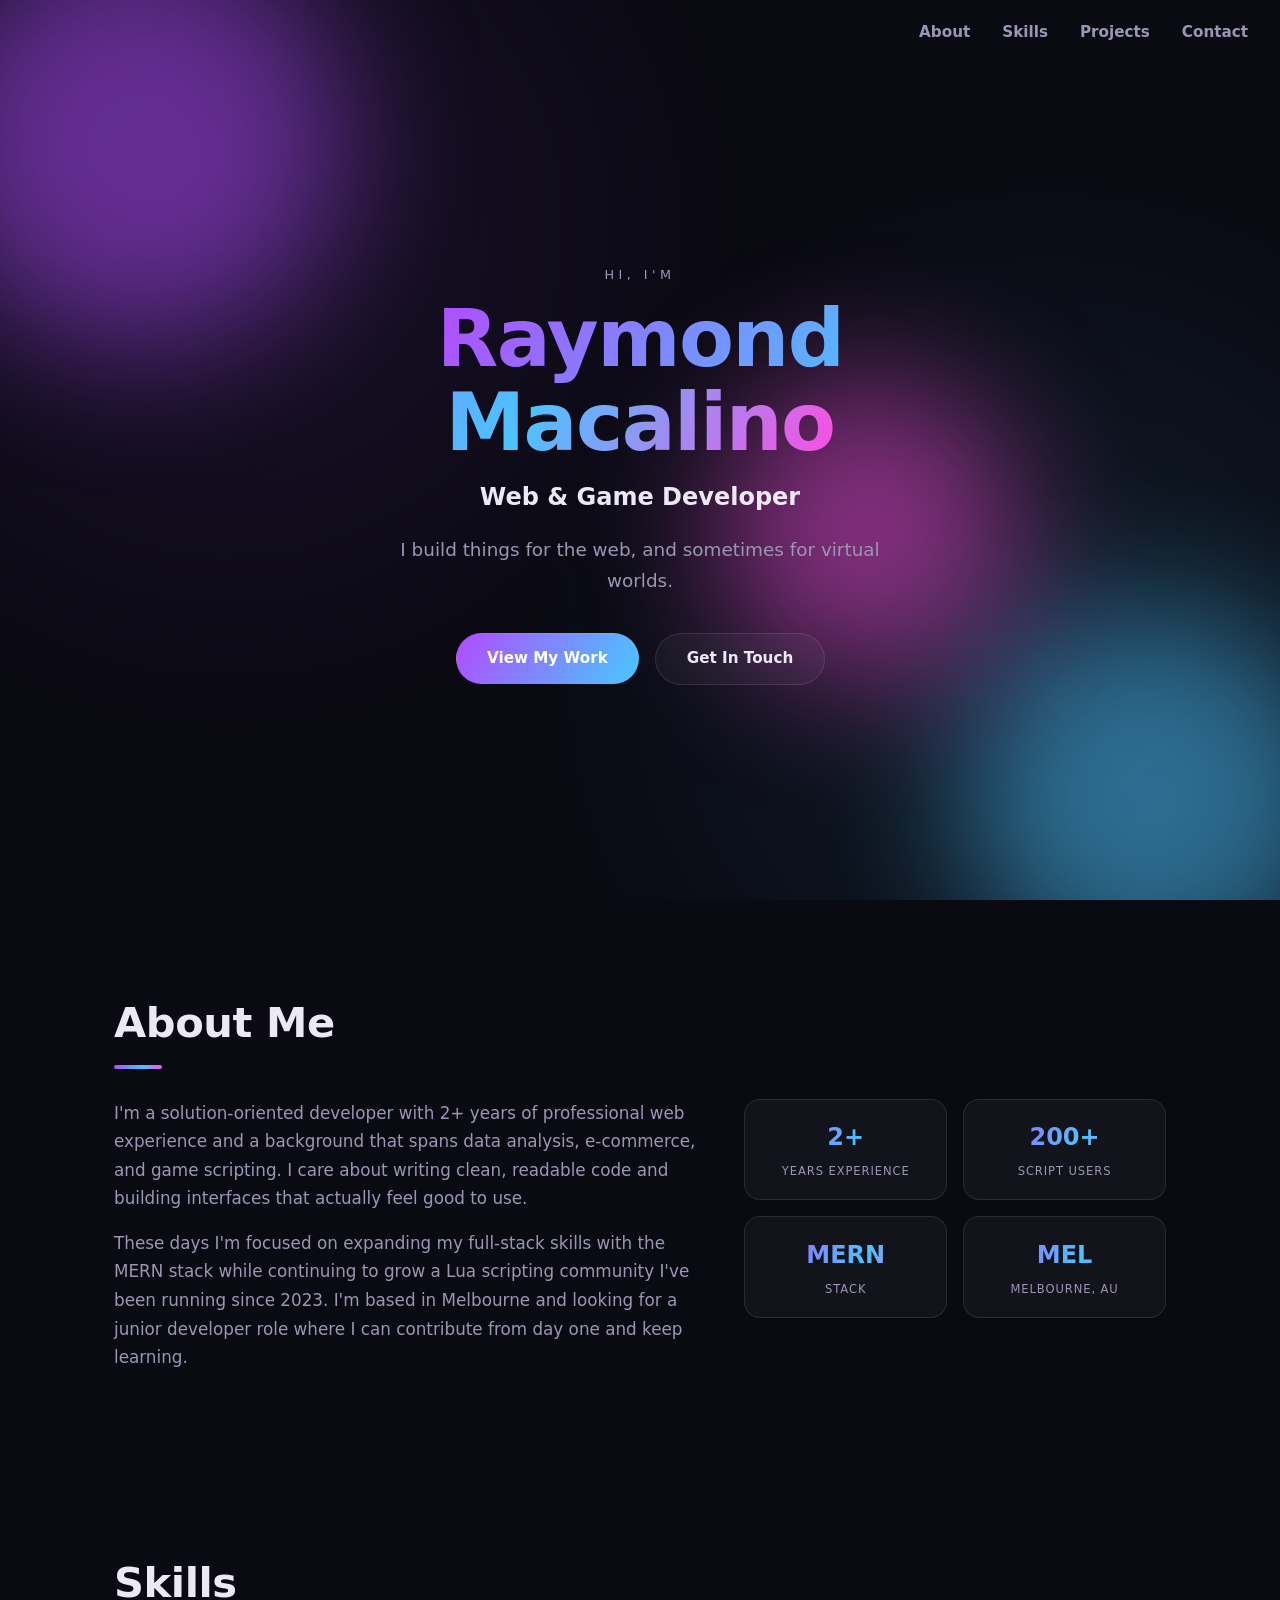
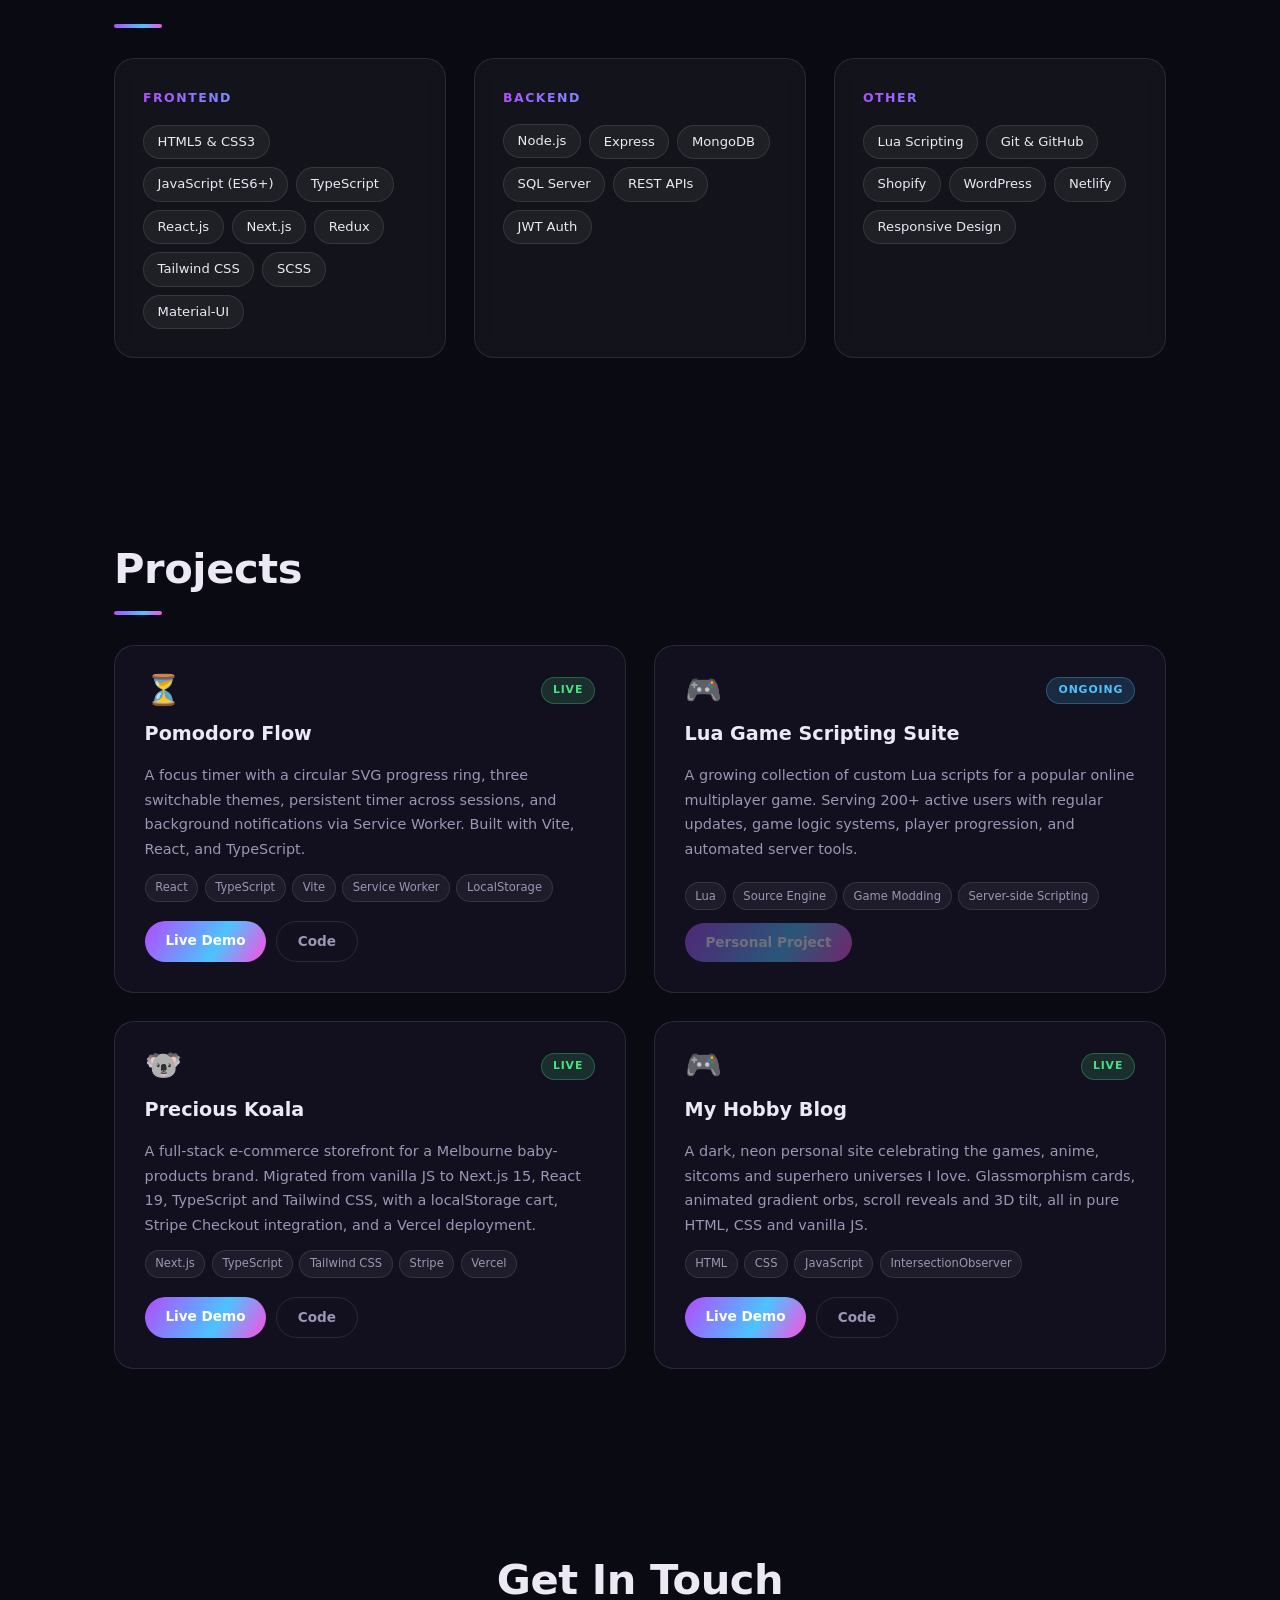
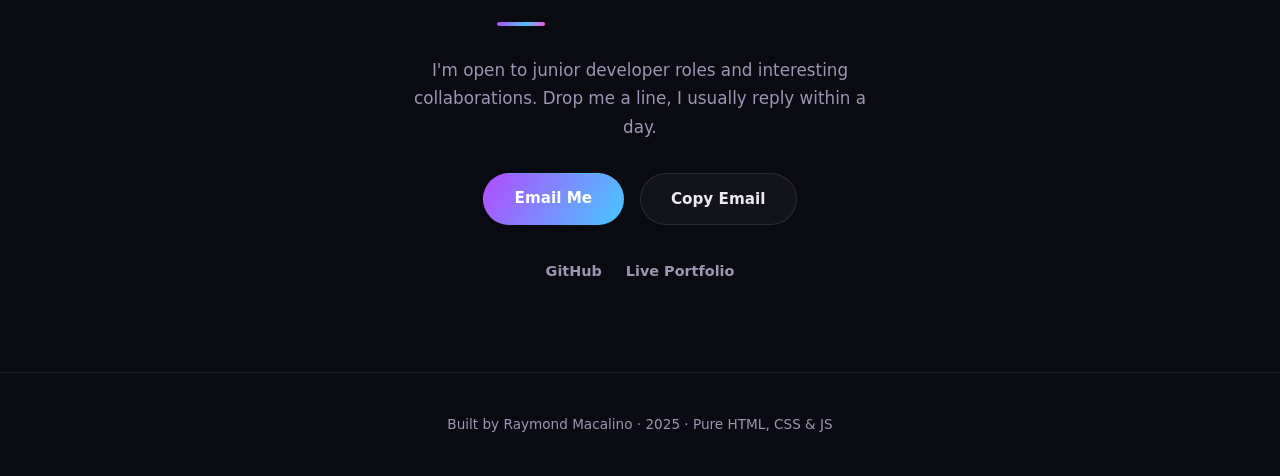
<file: index.html>
<!DOCTYPE html>
<html lang="en">
<head>
  <meta charset="UTF-8" />
  <meta name="viewport" content="width=device-width, initial-scale=1.0" />
  <title>Raymond Macalino | Web & Game Developer</title>
  <link rel="icon" href="data:image/svg+xml,<svg xmlns='http://www.w3.org/2000/svg' viewBox='0 0 100 100'><text y='.9em' font-size='90'>🚀</text></svg>" />
  <link rel="stylesheet" href="style.css" />
</head>
<body>

  <!-- Nav -->
  <nav id="navbar" aria-label="Primary navigation">
    <span id="nav-name" aria-hidden="true">Raymond Macalino</span>
    <ul role="list">
      <li><a href="#about">About</a></li>
      <li><a href="#skills">Skills</a></li>
      <li><a href="#projects">Projects</a></li>
      <li><a href="#contact">Contact</a></li>
    </ul>
  </nav>

  <!-- Hero -->
  <section id="hero" aria-label="Introduction">
    <div class="hero-orbs" aria-hidden="true">
      <span class="orb orb-1"></span>
      <span class="orb orb-2"></span>
      <span class="orb orb-3"></span>
    </div>
    <div class="hero-content">
      <p class="hero-eyebrow">Hi, I'm</p>
      <h1><span class="grad-text">Raymond Macalino</span></h1>
      <p class="hero-role">Web &amp; Game Developer</p>
      <p class="hero-tagline">I build things for the web, and sometimes for virtual worlds.</p>
      <div class="hero-ctas">
        <a href="#projects" class="btn btn-primary">View My Work</a>
        <a href="#contact" class="btn btn-outline">Get In Touch</a>
      </div>
    </div>
  </section>

  <!-- About -->
  <section id="about" aria-label="About me">
    <div class="container">
      <h2 class="section-title">About Me</h2>
      <div class="about-grid reveal">
        <div class="about-text">
          <p>
            I'm a solution-oriented developer with 2+ years of professional web experience and a
            background that spans data analysis, e-commerce, and game scripting. I care about
            writing clean, readable code and building interfaces that actually feel good to use.
          </p>
          <p>
            These days I'm focused on expanding my full-stack skills with the MERN stack while
            continuing to grow a Lua scripting community I've been running since 2023. I'm based in
            Melbourne and looking for a junior developer role where I can contribute from day one
            and keep learning.
          </p>
        </div>
        <ul class="about-stats" role="list" aria-label="Quick facts">
          <li><span class="stat-value">2+</span><span class="stat-label">Years Experience</span></li>
          <li><span class="stat-value">200+</span><span class="stat-label">Script Users</span></li>
          <li><span class="stat-value">MERN</span><span class="stat-label">Stack</span></li>
          <li><span class="stat-value">MEL</span><span class="stat-label">Melbourne, AU</span></li>
        </ul>
      </div>
    </div>
  </section>

  <!-- Skills -->
  <section id="skills" aria-label="Technical skills">
    <div class="container">
      <h2 class="section-title">Skills</h2>
      <div class="skills-grid reveal-group">
        <div class="skill-group">
          <h3>Frontend</h3>
          <ul role="list">
            <li>HTML5 &amp; CSS3</li>
            <li>JavaScript (ES6+)</li>
            <li>TypeScript</li>
            <li>React.js</li>
            <li>Next.js</li>
            <li>Redux</li>
            <li>Tailwind CSS</li>
            <li>SCSS</li>
            <li>Material-UI</li>
          </ul>
        </div>
        <div class="skill-group">
          <h3>Backend</h3>
          <ul role="list">
            <li>Node.js</li>
            <li>Express</li>
            <li>MongoDB</li>
            <li>SQL Server</li>
            <li>REST APIs</li>
            <li>JWT Auth</li>
          </ul>
        </div>
        <div class="skill-group">
          <h3>Other</h3>
          <ul role="list">
            <li>Lua Scripting</li>
            <li>Git &amp; GitHub</li>
            <li>Shopify</li>
            <li>WordPress</li>
            <li>Netlify</li>
            <li>Responsive Design</li>
          </ul>
        </div>
      </div>
    </div>
  </section>

  <!-- Projects -->
  <section id="projects" aria-label="Projects">
    <div class="container">
      <h2 class="section-title">Projects</h2>
      <div class="projects-grid reveal-group">

        <article class="card" aria-label="Pomodoro Flow project">
          <div class="card-header">
            <span class="card-icon" aria-hidden="true">⏳</span>
            <span class="badge badge-live">Live</span>
          </div>
          <h3>Pomodoro Flow</h3>
          <p>A focus timer with a circular SVG progress ring, three switchable themes, persistent timer across sessions, and background notifications via Service Worker. Built with Vite, React, and TypeScript.</p>
          <ul class="tags" role="list" aria-label="Technologies used">
            <li>React</li><li>TypeScript</li><li>Vite</li><li>Service Worker</li><li>LocalStorage</li>
          </ul>
          <div class="card-actions">
            <a href="projects/pomodoro/index.html" class="btn btn-card" target="_blank" rel="noopener">Live Demo</a>
            <a href="https://github.com/rjmacalino/pomodoro-v2" class="btn btn-code" target="_blank" rel="noopener">Code</a>
          </div>
        </article>

        <article class="card" aria-label="Lua Game Scripting Suite project">
          <div class="card-header">
            <span class="card-icon" aria-hidden="true">🎮</span>
            <span class="badge badge-ongoing">Ongoing</span>
          </div>
          <h3>Lua Game Scripting Suite</h3>
          <p>A growing collection of custom Lua scripts for a popular online multiplayer game.
          Serving 200+ active users with regular updates, game logic systems, player progression,
          and automated server tools.</p>
          <ul class="tags" role="list" aria-label="Technologies used">
            <li>Lua</li><li>Source Engine</li><li>Game Modding</li><li>Server-side Scripting</li>
          </ul>
          <span class="btn btn-card btn-disabled" aria-disabled="true">Personal Project</span>
        </article>

        <article class="card" aria-label="Precious Koala project">
          <div class="card-header">
            <span class="card-icon" aria-hidden="true">🐨</span>
            <span class="badge badge-live">Live</span>
          </div>
          <h3>Precious Koala</h3>
          <p>A full-stack e-commerce storefront for a Melbourne baby-products brand. Migrated from vanilla JS to Next.js 15, React 19, TypeScript and Tailwind CSS, with a localStorage cart, Stripe Checkout integration, and a Vercel deployment.</p>
          <ul class="tags" role="list" aria-label="Technologies used">
            <li>Next.js</li><li>TypeScript</li><li>Tailwind CSS</li><li>Stripe</li><li>Vercel</li>
          </ul>
          <div class="card-actions">
            <a href="https://precious-koala.vercel.app/" class="btn btn-card" target="_blank" rel="noopener">Live Demo</a>
            <a href="https://github.com/rjmacalino/precious-koala" class="btn btn-code" target="_blank" rel="noopener">Code</a>
          </div>
        </article>

        <article class="card" aria-label="Personal hobby blog project">
          <div class="card-header">
            <span class="card-icon" aria-hidden="true">🎮</span>
            <span class="badge badge-live">Live</span>
          </div>
          <h3>My Hobby Blog</h3>
          <p>A dark, neon personal site celebrating the games, anime, sitcoms and superhero universes I love. Glassmorphism cards, animated gradient orbs, scroll reveals and 3D tilt, all in pure HTML, CSS and vanilla JS.</p>
          <ul class="tags" role="list" aria-label="Technologies used">
            <li>HTML</li><li>CSS</li><li>JavaScript</li><li>IntersectionObserver</li>
          </ul>
          <div class="card-actions">
            <a href="https://aboutmeblog.netlify.app/" class="btn btn-card" target="_blank" rel="noopener">Live Demo</a>
            <a href="https://github.com/rjmacalino/blog" class="btn btn-code" target="_blank" rel="noopener">Code</a>
          </div>
        </article>

      </div>
    </div>
  </section>

  <!-- Contact -->
  <section id="contact" aria-label="Contact">
    <div class="container contact-inner">
      <h2 class="section-title">Get In Touch</h2>
      <p class="contact-sub reveal">I'm open to junior developer roles and interesting collaborations.
      Drop me a line, I usually reply within a day.</p>
      <div class="contact-links">
        <a href="mailto:rjhaymacalino@gmail.com" class="btn btn-primary">
          Email Me
        </a>
        <button id="btn-copy-email" class="btn btn-outline" aria-label="Copy email address to clipboard">
          Copy Email
        </button>
      </div>
      <ul class="social-links" role="list">
        <li>
          <a href="https://github.com/rjmacalino" target="_blank" rel="noopener" aria-label="GitHub profile">
            GitHub
          </a>
        </li>
        <li>
          <a href="https://rjmacalino.netlify.app" target="_blank" rel="noopener" aria-label="Live portfolio">
            Live Portfolio
          </a>
        </li>
      </ul>
    </div>
  </section>

  <!-- Footer -->
  <footer>
    <p>Built by Raymond Macalino &middot; 2025 &middot; Pure HTML, CSS &amp; JS</p>
  </footer>

  <script src="script.js" defer></script>
</body>
</html>
</file>
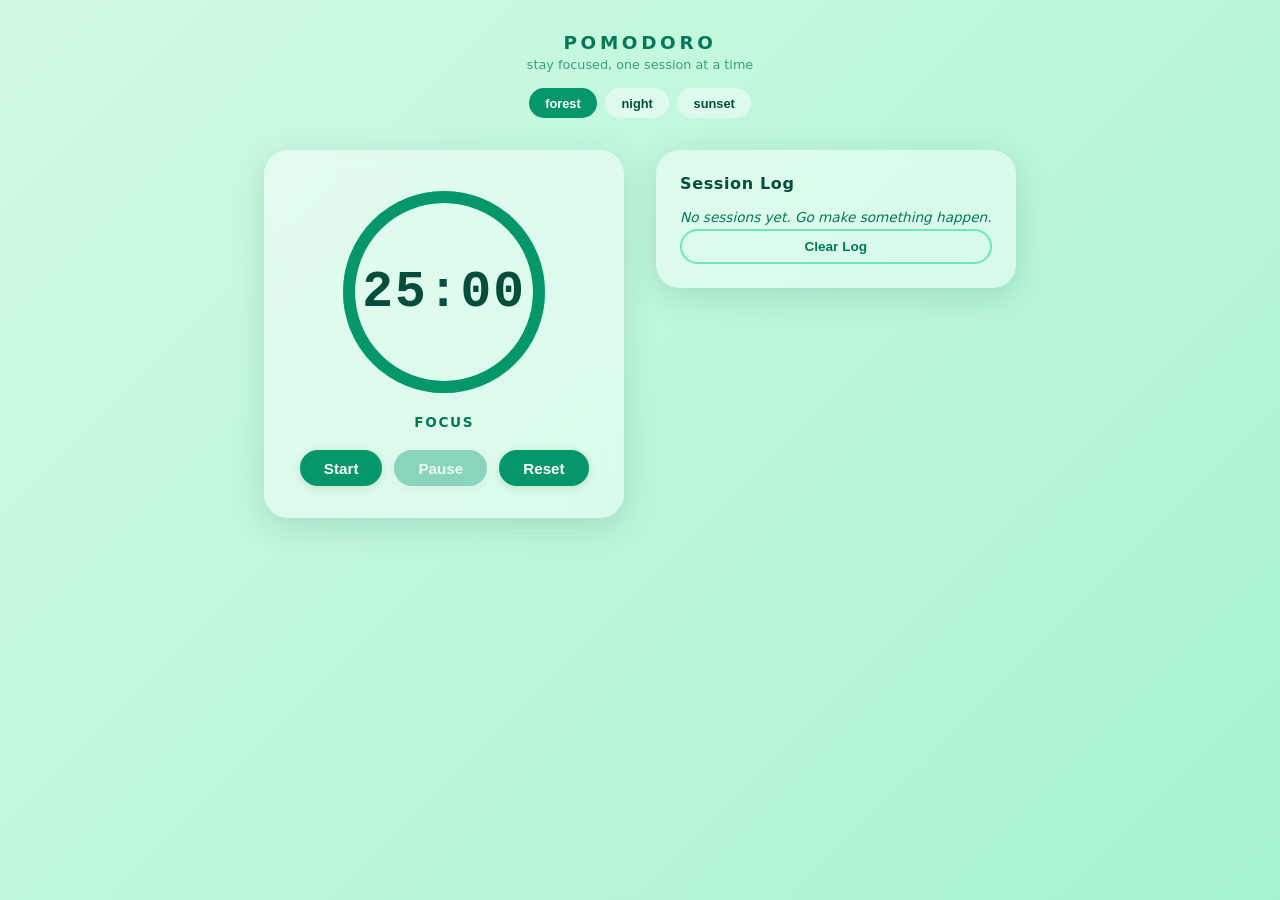
<file: projects/pomodoro/index.html>
<!doctype html>
<html lang="en">
  <head>
    <meta charset="UTF-8" />
    <link rel="icon" type="image/svg+xml" href="/projects/pomodoro/favicon.svg" />
    <meta name="viewport" content="width=device-width, initial-scale=1.0" />
    <title>Pomodoro Timer</title>
    <script type="module" crossorigin src="/projects/pomodoro/assets/index-7hvT7NLg.js"></script>
    <link rel="stylesheet" crossorigin href="/projects/pomodoro/assets/index-CQ2Kley9.css">
  </head>
  <body>
    <div id="root"></div>
  </body>
</html>
</file>
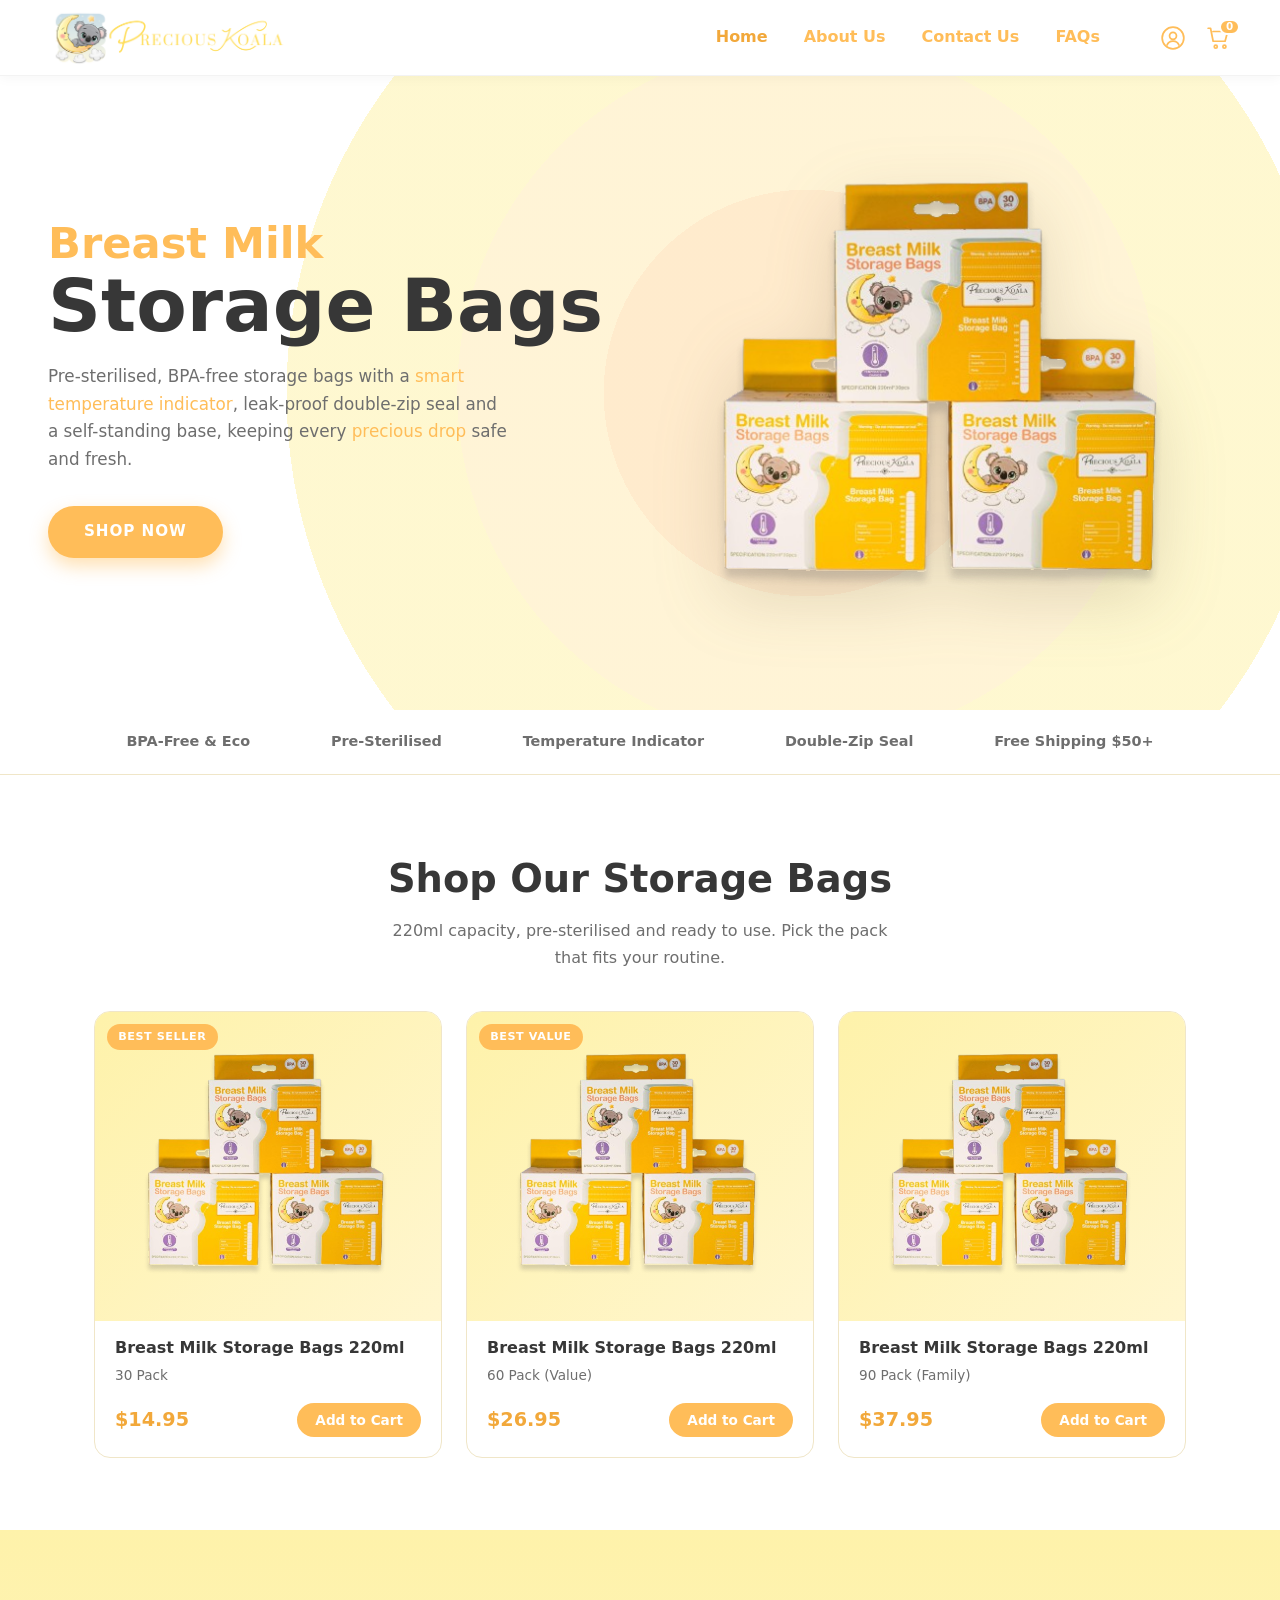
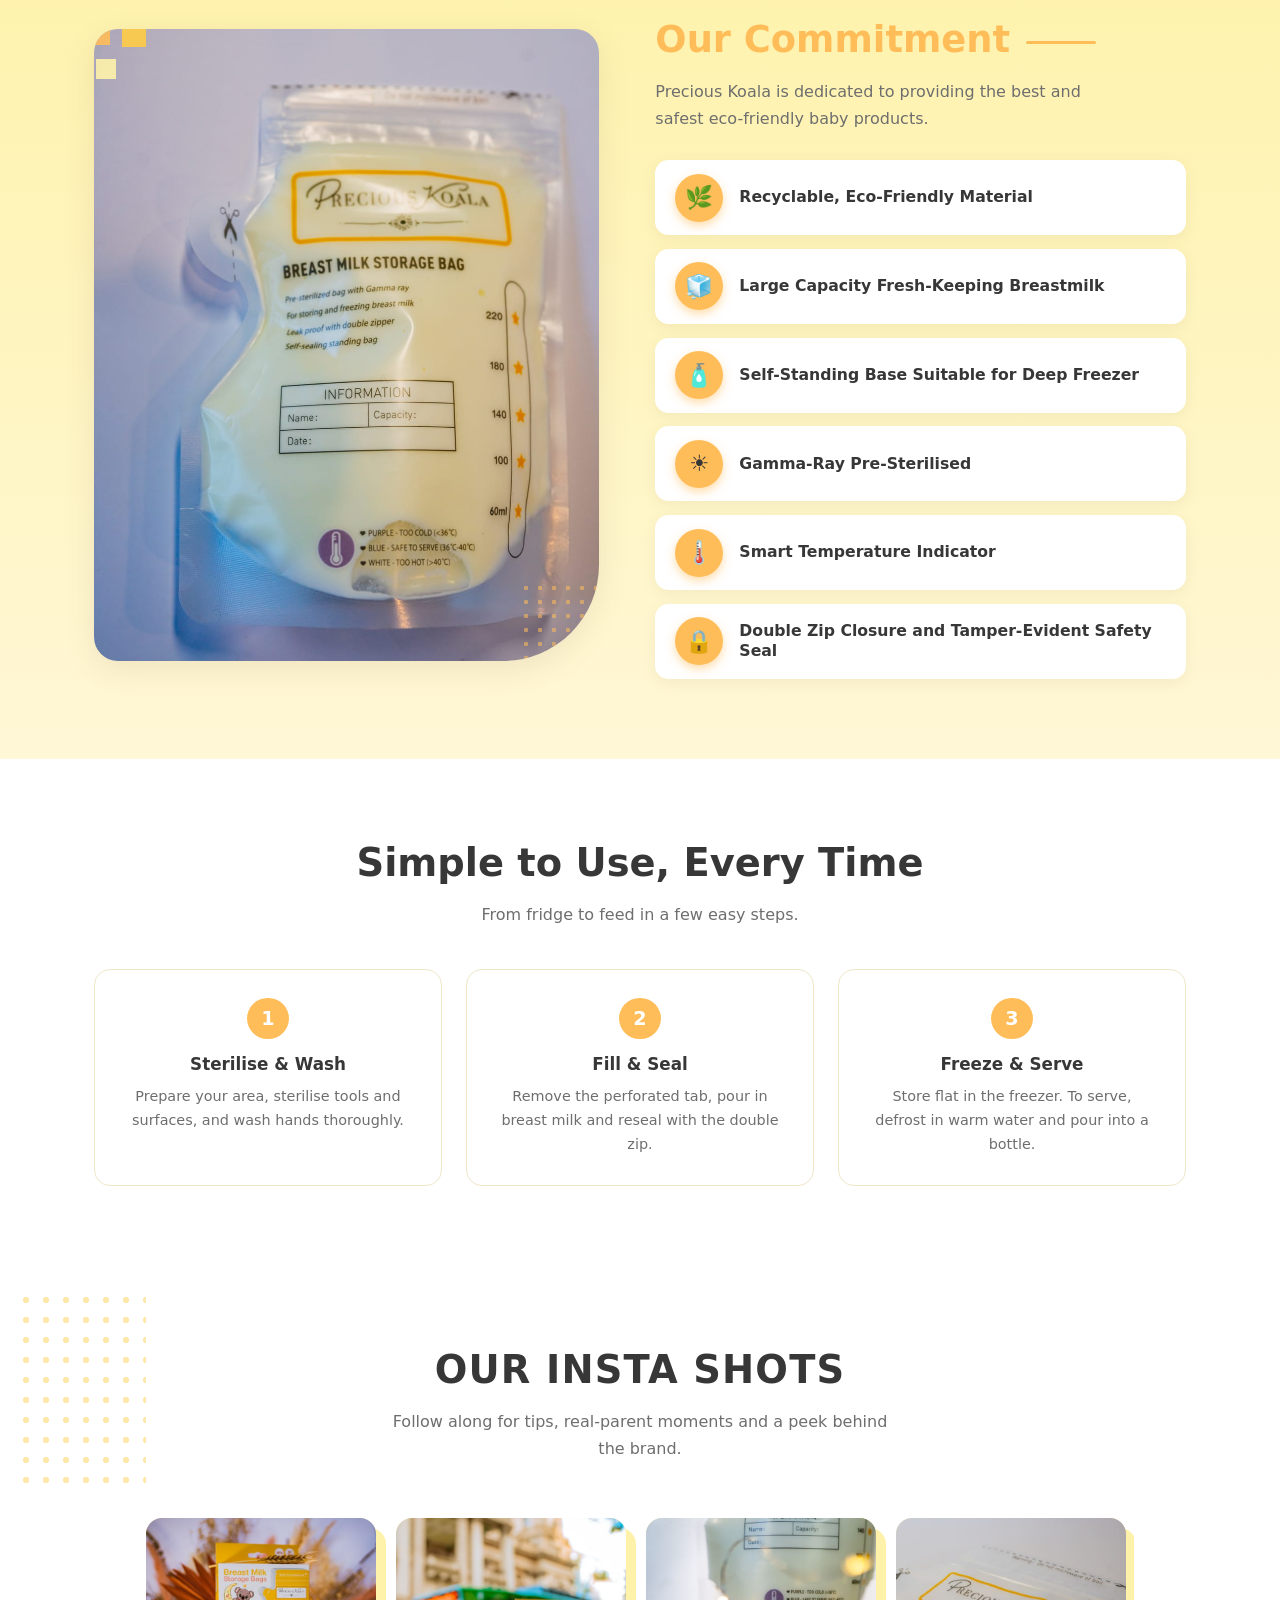
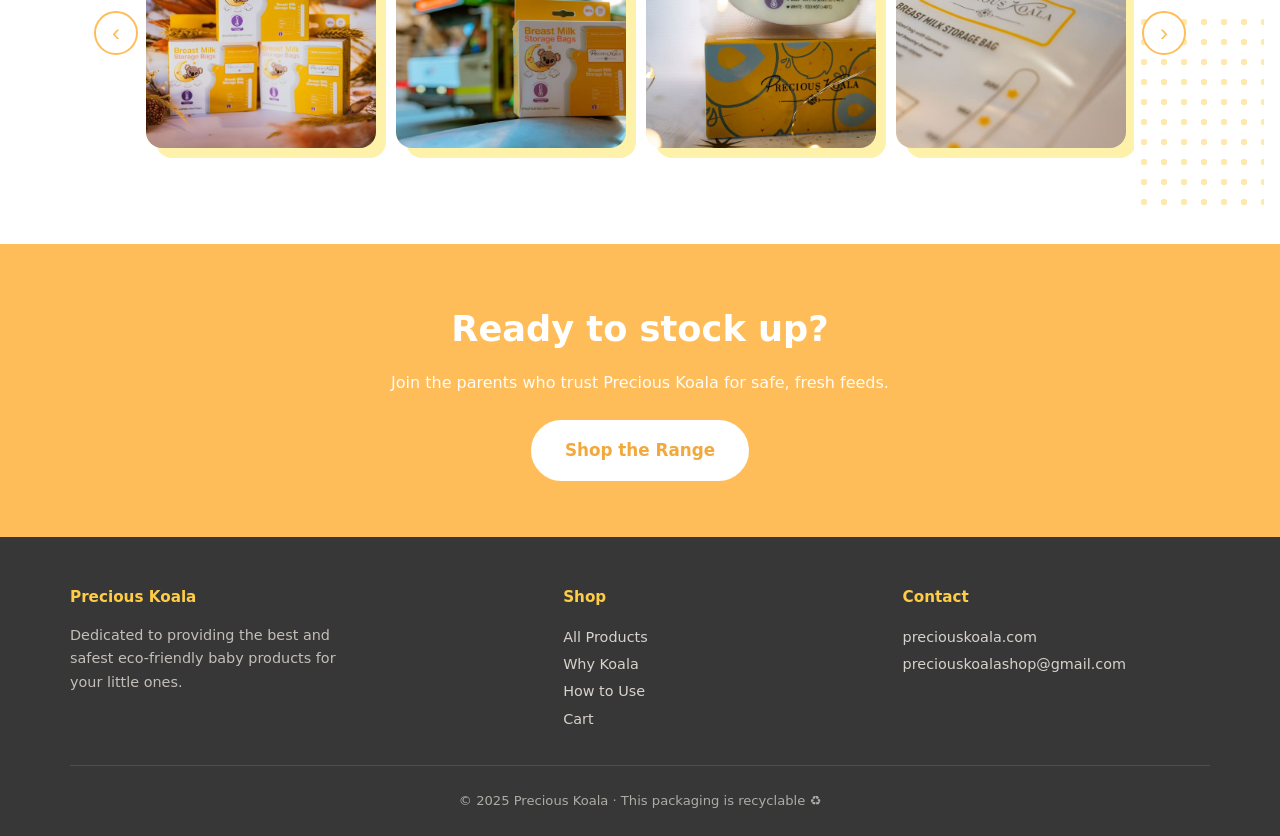
<file: projects/preciouskoala/index.html>
<!DOCTYPE html>
<html lang="en">
<head>
  <meta charset="UTF-8" />
  <meta name="viewport" content="width=device-width, initial-scale=1.0" />
  <title>Precious Koala | Breast Milk Storage Bags</title>
  <meta name="description" content="Precious Koala breast milk storage bags: pre-sterilised, BPA-free, with a smart temperature indicator and double-zip seal. Eco-friendly baby essentials." />
  <link rel="icon" href="data:image/svg+xml,<svg xmlns='http://www.w3.org/2000/svg' viewBox='0 0 100 100'><text y='.9em' font-size='90'>🐨</text></svg>" />
  <link rel="stylesheet" href="style.css" />
</head>
<body>

  <!-- Header -->
  <header class="site-header">
    <div class="header-inner">
      <a class="brand" href="index.html" aria-label="Precious Koala home">
        <img src="assets/logo.png" alt="Precious Koala" onerror="this.style.display='none';this.nextElementSibling.style.display='inline'" />
        <span class="brand-text" style="display:none"><span class="brand-koala">🐨</span> Precious Koala</span>
      </a>
      <button class="nav-toggle" aria-label="Toggle menu" aria-expanded="false">☰</button>
      <nav class="nav-menu" aria-label="Primary">
        <a href="index.html" class="active">Home</a>
        <a href="about.html">About Us</a>
        <a href="#">Contact Us</a>
        <a href="faqs.html">FAQs</a>
        <span class="header-actions">
          <a href="#" class="icon-btn" aria-label="Account">
            <svg width="26" height="26" viewBox="0 0 24 24" fill="none" stroke="currentColor" stroke-width="1.6" stroke-linecap="round" stroke-linejoin="round"><circle cx="12" cy="12" r="10"/><circle cx="12" cy="10" r="3.2"/><path d="M6.5 18.5c1-2.6 3-3.7 5.5-3.7s4.5 1.1 5.5 3.7"/></svg>
          </a>
          <a href="cart.html" class="icon-btn cart-link" aria-label="Cart">
            <svg width="26" height="26" viewBox="0 0 24 24" fill="none" stroke="currentColor" stroke-width="1.6" stroke-linecap="round" stroke-linejoin="round"><circle cx="9" cy="20" r="1.4"/><circle cx="17" cy="20" r="1.4"/><path d="M2 3h2.2l2.4 12h11l2.4-9H6.5"/></svg>
            <span class="cart-count" hidden>0</span>
          </a>
        </span>
      </nav>
    </div>
  </header>

  <!-- Hero -->
  <section class="hero">
    <div class="hero-inner">
      <div class="hero-text">
        <p class="hero-pretitle">Breast Milk</p>
        <h1>Storage Bags</h1>
        <p class="hero-desc">Pre-sterilised, BPA-free storage bags with a <span class="accent">smart temperature indicator</span>, leak-proof double-zip seal and a self-standing base, keeping every <span class="accent">precious drop</span> safe and fresh.</p>
        <a href="products.html" class="btn-shop">SHOP NOW</a>
      </div>
      <div class="hero-visual">
        <img src="assets/banner.png" alt="Precious Koala Breast Milk Storage Bags packaging" />
      </div>
    </div>
  </section>

  <!-- Trust strip -->
  <div class="trust-strip">
    <ul role="list">
      <li>BPA-Free &amp; Eco</li>
      <li>Pre-Sterilised</li>
      <li>Temperature Indicator</li>
      <li>Double-Zip Seal</li>
      <li>Free Shipping $50+</li>
    </ul>
  </div>

  <!-- Featured products -->
  <section class="section">
    <div class="container">
      <div class="section-head">
        <h2>Shop Our Storage Bags</h2>
        <p>220ml capacity, pre-sterilised and ready to use. Pick the pack that fits your routine.</p>
      </div>
      <div class="product-grid" id="featured-grid"></div>
    </div>
  </section>

  <!-- Our Commitment -->
  <section class="commitment" id="why">
    <div class="container commitment-grid">
      <div class="commitment-media">
        <span class="deco-squares" aria-hidden="true"></span>
        <span class="deco-dots" aria-hidden="true"></span>
        <img src="assets/commitment.jpg" alt="A Precious Koala breast milk storage bag held in hand" loading="lazy" />
      </div>
      <div class="commitment-content">
        <h2 class="commitment-title">Our Commitment</h2>
        <p class="commitment-sub">Precious Koala is dedicated to providing the best and safest eco-friendly baby products.</p>
        <ul class="commit-list" role="list">
          <li><span class="commit-ico" aria-hidden="true">🌿</span><h3>Recyclable, Eco-Friendly Material</h3></li>
          <li><span class="commit-ico" aria-hidden="true">🧊</span><h3>Large Capacity Fresh-Keeping Breastmilk</h3></li>
          <li><span class="commit-ico" aria-hidden="true">🧴</span><h3>Self-Standing Base Suitable for Deep Freezer</h3></li>
          <li><span class="commit-ico" aria-hidden="true">☀️</span><h3>Gamma-Ray Pre-Sterilised</h3></li>
          <li><span class="commit-ico" aria-hidden="true">🌡️</span><h3>Smart Temperature Indicator</h3></li>
          <li><span class="commit-ico" aria-hidden="true">🔒</span><h3>Double Zip Closure and Tamper-Evident Safety Seal</h3></li>
        </ul>
      </div>
    </div>
  </section>

  <!-- How to use -->
  <section class="section" id="how">
    <div class="container">
      <div class="section-head">
        <h2>Simple to Use, Every Time</h2>
        <p>From fridge to feed in a few easy steps.</p>
      </div>
      <div class="features-grid">
        <div class="feature"><span class="step-num" aria-hidden="true">1</span><h3>Sterilise &amp; Wash</h3><p>Prepare your area, sterilise tools and surfaces, and wash hands thoroughly.</p></div>
        <div class="feature"><span class="step-num" aria-hidden="true">2</span><h3>Fill &amp; Seal</h3><p>Remove the perforated tab, pour in breast milk and reseal with the double zip.</p></div>
        <div class="feature"><span class="step-num" aria-hidden="true">3</span><h3>Freeze &amp; Serve</h3><p>Store flat in the freezer. To serve, defrost in warm water and pour into a bottle.</p></div>
      </div>
    </div>
  </section>

  <!-- Our Insta Shots -->
  <section class="insta">
    <span class="insta-dots insta-dots-l" aria-hidden="true"></span>
    <span class="insta-dots insta-dots-r" aria-hidden="true"></span>
    <div class="container">
      <div class="section-head">
        <h2 class="insta-title">Our Insta Shots</h2>
        <p>Follow along for tips, real-parent moments and a peek behind the brand.</p>
      </div>
      <div class="carousel">
        <button class="carousel-btn prev" aria-label="Previous photos">‹</button>
        <div class="carousel-track" id="insta-track">
          <figure class="insta-card"><img src="assets/insta-1.jpg" alt="Precious Koala storage bags styled with flowers" loading="lazy"></figure>
          <figure class="insta-card"><img src="assets/insta-2.jpg" alt="Precious Koala packaging with a Melbourne tram behind" loading="lazy"></figure>
          <figure class="insta-card"><img src="assets/insta-3.jpg" alt="Storage bag with fairy lights" loading="lazy"></figure>
          <figure class="insta-card"><img src="assets/insta-4.jpg" alt="Close-up of the storage bag label" loading="lazy"></figure>
          <figure class="insta-card"><img src="assets/insta-5.jpg" alt="Filled storage bag with measurement markings" loading="lazy"></figure>
        </div>
        <button class="carousel-btn next" aria-label="Next photos">›</button>
      </div>
    </div>
  </section>

  <!-- CTA -->
  <section class="cta-band">
    <h2>Ready to stock up?</h2>
    <p>Join the parents who trust Precious Koala for safe, fresh feeds.</p>
    <a href="products.html" class="btn btn-primary btn-lg" style="width:auto">Shop the Range</a>
  </section>

  <!-- Footer -->
  <footer class="site-footer">
    <div class="footer-inner">
      <div class="footer-brand">
        <h4>Precious Koala</h4>
        <p>Dedicated to providing the best and safest eco-friendly baby products for your little ones.</p>
      </div>
      <div>
        <h4>Shop</h4>
        <a href="products.html">All Products</a><br>
        <a href="index.html#why">Why Koala</a><br>
        <a href="index.html#how">How to Use</a><br>
        <a href="cart.html">Cart</a>
      </div>
      <div>
        <h4>Contact</h4>
        <a href="https://preciouskoala.com" target="_blank" rel="noopener">preciouskoala.com</a><br>
        <a href="mailto:preciouskoalashop@gmail.com">preciouskoalashop@gmail.com</a>
      </div>
    </div>
    <div class="footer-bottom">
      © 2025 Precious Koala · This packaging is recyclable ♻️
    </div>
  </footer>

  <script src="script.js" defer></script>
</body>
</html>
</file>
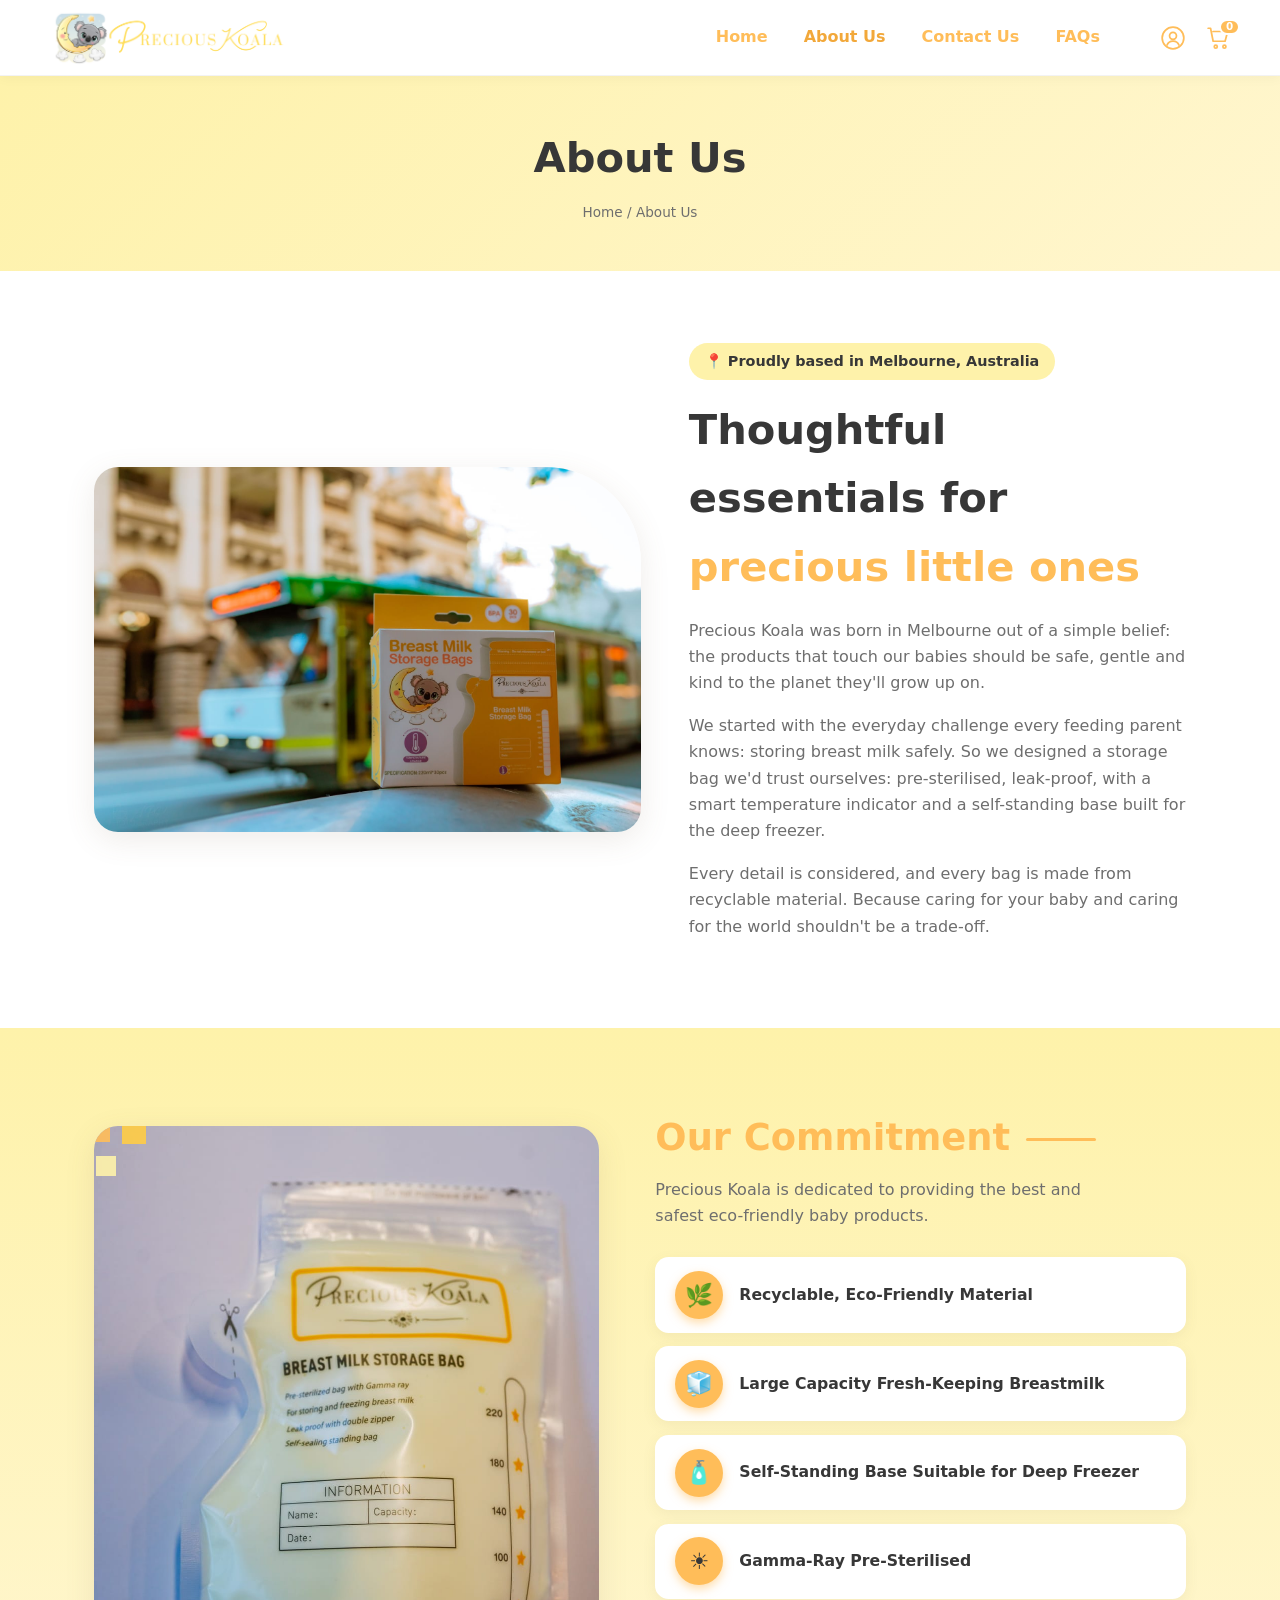
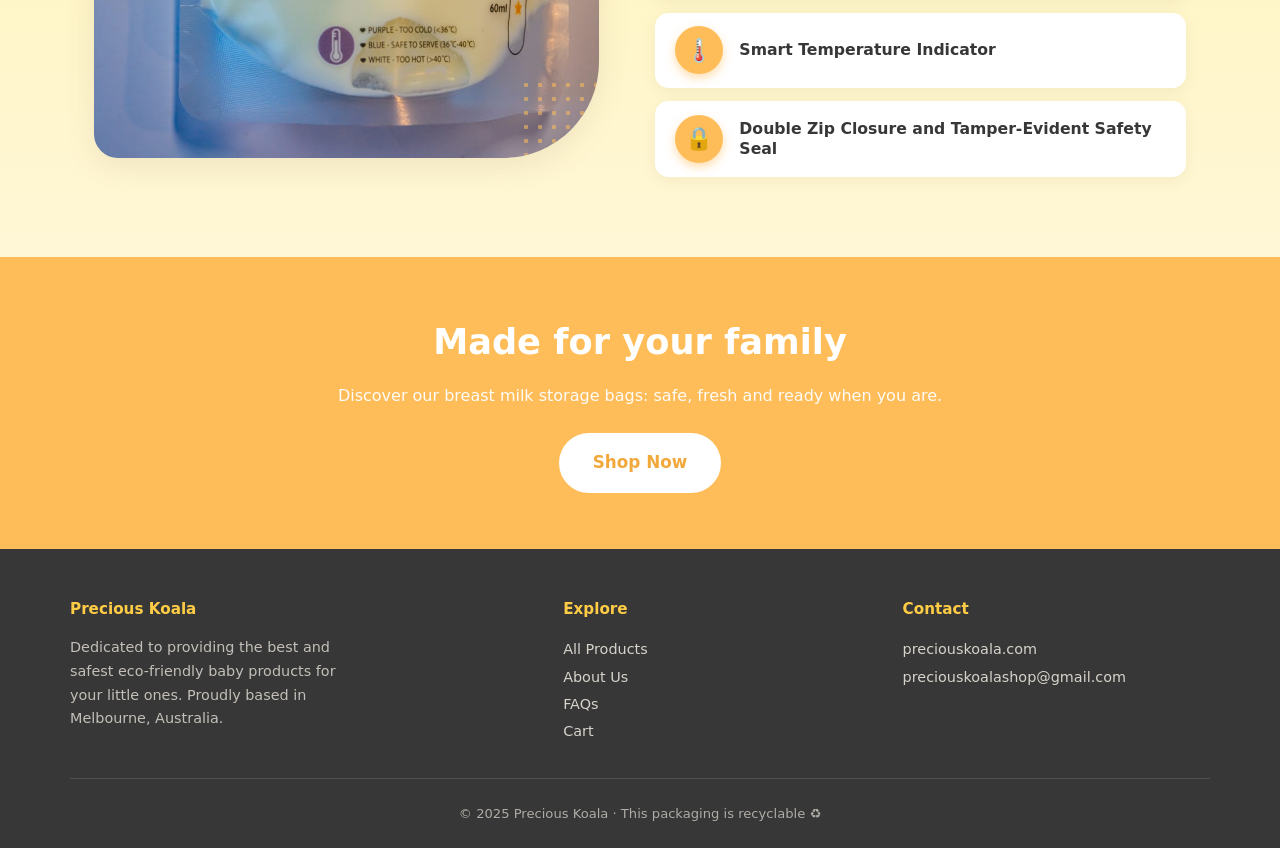
<file: projects/preciouskoala/about.html>
<!DOCTYPE html>
<html lang="en">
<head>
  <meta charset="UTF-8" />
  <meta name="viewport" content="width=device-width, initial-scale=1.0" />
  <title>About Us | Precious Koala</title>
  <meta name="description" content="Precious Koala is a Melbourne-based brand dedicated to safe, eco-friendly baby products, starting with our pre-sterilised breast milk storage bags." />
  <link rel="icon" href="data:image/svg+xml,<svg xmlns='http://www.w3.org/2000/svg' viewBox='0 0 100 100'><text y='.9em' font-size='90'>🐨</text></svg>" />
  <link rel="stylesheet" href="style.css" />
</head>
<body>

  <header class="site-header">
    <div class="header-inner">
      <a class="brand" href="index.html" aria-label="Precious Koala home">
        <img src="assets/logo.png" alt="Precious Koala" onerror="this.style.display='none';this.nextElementSibling.style.display='inline'" />
        <span class="brand-text" style="display:none"><span class="brand-koala">🐨</span> Precious Koala</span>
      </a>
      <button class="nav-toggle" aria-label="Toggle menu" aria-expanded="false">☰</button>
      <nav class="nav-menu" aria-label="Primary">
        <a href="index.html">Home</a>
        <a href="about.html" class="active">About Us</a>
        <a href="#">Contact Us</a>
        <a href="faqs.html">FAQs</a>
        <span class="header-actions">
          <a href="#" class="icon-btn" aria-label="Account">
            <svg width="26" height="26" viewBox="0 0 24 24" fill="none" stroke="currentColor" stroke-width="1.6" stroke-linecap="round" stroke-linejoin="round"><circle cx="12" cy="12" r="10"/><circle cx="12" cy="10" r="3.2"/><path d="M6.5 18.5c1-2.6 3-3.7 5.5-3.7s4.5 1.1 5.5 3.7"/></svg>
          </a>
          <a href="cart.html" class="icon-btn cart-link" aria-label="Cart">
            <svg width="26" height="26" viewBox="0 0 24 24" fill="none" stroke="currentColor" stroke-width="1.6" stroke-linecap="round" stroke-linejoin="round"><circle cx="9" cy="20" r="1.4"/><circle cx="17" cy="20" r="1.4"/><path d="M2 3h2.2l2.4 12h11l2.4-9H6.5"/></svg>
            <span class="cart-count" hidden>0</span>
          </a>
        </span>
      </nav>
    </div>
  </header>

  <div class="page-band">
    <h1>About Us</h1>
    <p class="breadcrumb"><a href="index.html">Home</a> / About Us</p>
  </div>

  <!-- Story -->
  <section class="section">
    <div class="container about-hero">
      <div class="about-hero-media">
        <img src="assets/about-melbourne.jpg" alt="Precious Koala breast milk storage bags with a Melbourne tram in the background" />
      </div>
      <div class="about-hero-text">
        <span class="about-badge">📍 Proudly based in Melbourne, Australia</span>
        <h1>Thoughtful essentials for <span class="accent">precious little ones</span></h1>
        <p>Precious Koala was born in Melbourne out of a simple belief: the products that touch our babies should be safe, gentle and kind to the planet they'll grow up on.</p>
        <p>We started with the everyday challenge every feeding parent knows: storing breast milk safely. So we designed a storage bag we'd trust ourselves: pre-sterilised, leak-proof, with a smart temperature indicator and a self-standing base built for the deep freezer.</p>
        <p>Every detail is considered, and every bag is made from recyclable material. Because caring for your baby and caring for the world shouldn't be a trade-off.</p>
      </div>
    </div>
  </section>

  <!-- Commitment values -->
  <section class="commitment">
    <div class="container commitment-grid">
      <div class="commitment-media">
        <span class="deco-squares" aria-hidden="true"></span>
        <span class="deco-dots" aria-hidden="true"></span>
        <img src="assets/commitment.jpg" alt="A Precious Koala breast milk storage bag" loading="lazy" />
      </div>
      <div class="commitment-content">
        <h2 class="commitment-title">Our Commitment</h2>
        <p class="commitment-sub">Precious Koala is dedicated to providing the best and safest eco-friendly baby products.</p>
        <ul class="commit-list" role="list">
          <li><span class="commit-ico" aria-hidden="true">🌿</span><h3>Recyclable, Eco-Friendly Material</h3></li>
          <li><span class="commit-ico" aria-hidden="true">🧊</span><h3>Large Capacity Fresh-Keeping Breastmilk</h3></li>
          <li><span class="commit-ico" aria-hidden="true">🧴</span><h3>Self-Standing Base Suitable for Deep Freezer</h3></li>
          <li><span class="commit-ico" aria-hidden="true">☀️</span><h3>Gamma-Ray Pre-Sterilised</h3></li>
          <li><span class="commit-ico" aria-hidden="true">🌡️</span><h3>Smart Temperature Indicator</h3></li>
          <li><span class="commit-ico" aria-hidden="true">🔒</span><h3>Double Zip Closure and Tamper-Evident Safety Seal</h3></li>
        </ul>
      </div>
    </div>
  </section>

  <section class="cta-band">
    <h2>Made for your family</h2>
    <p>Discover our breast milk storage bags: safe, fresh and ready when you are.</p>
    <a href="products.html" class="btn btn-primary btn-lg" style="width:auto">Shop Now</a>
  </section>

  <footer class="site-footer">
    <div class="footer-inner">
      <div class="footer-brand">
        <h4>Precious Koala</h4>
        <p>Dedicated to providing the best and safest eco-friendly baby products for your little ones. Proudly based in Melbourne, Australia.</p>
      </div>
      <div>
        <h4>Explore</h4>
        <a href="products.html">All Products</a><br>
        <a href="about.html">About Us</a><br>
        <a href="faqs.html">FAQs</a><br>
        <a href="cart.html">Cart</a>
      </div>
      <div>
        <h4>Contact</h4>
        <a href="https://preciouskoala.com" target="_blank" rel="noopener">preciouskoala.com</a><br>
        <a href="mailto:preciouskoalashop@gmail.com">preciouskoalashop@gmail.com</a>
      </div>
    </div>
    <div class="footer-bottom">© 2025 Precious Koala · This packaging is recyclable ♻️</div>
  </footer>

  <script src="script.js" defer></script>
</body>
</html>
</file>
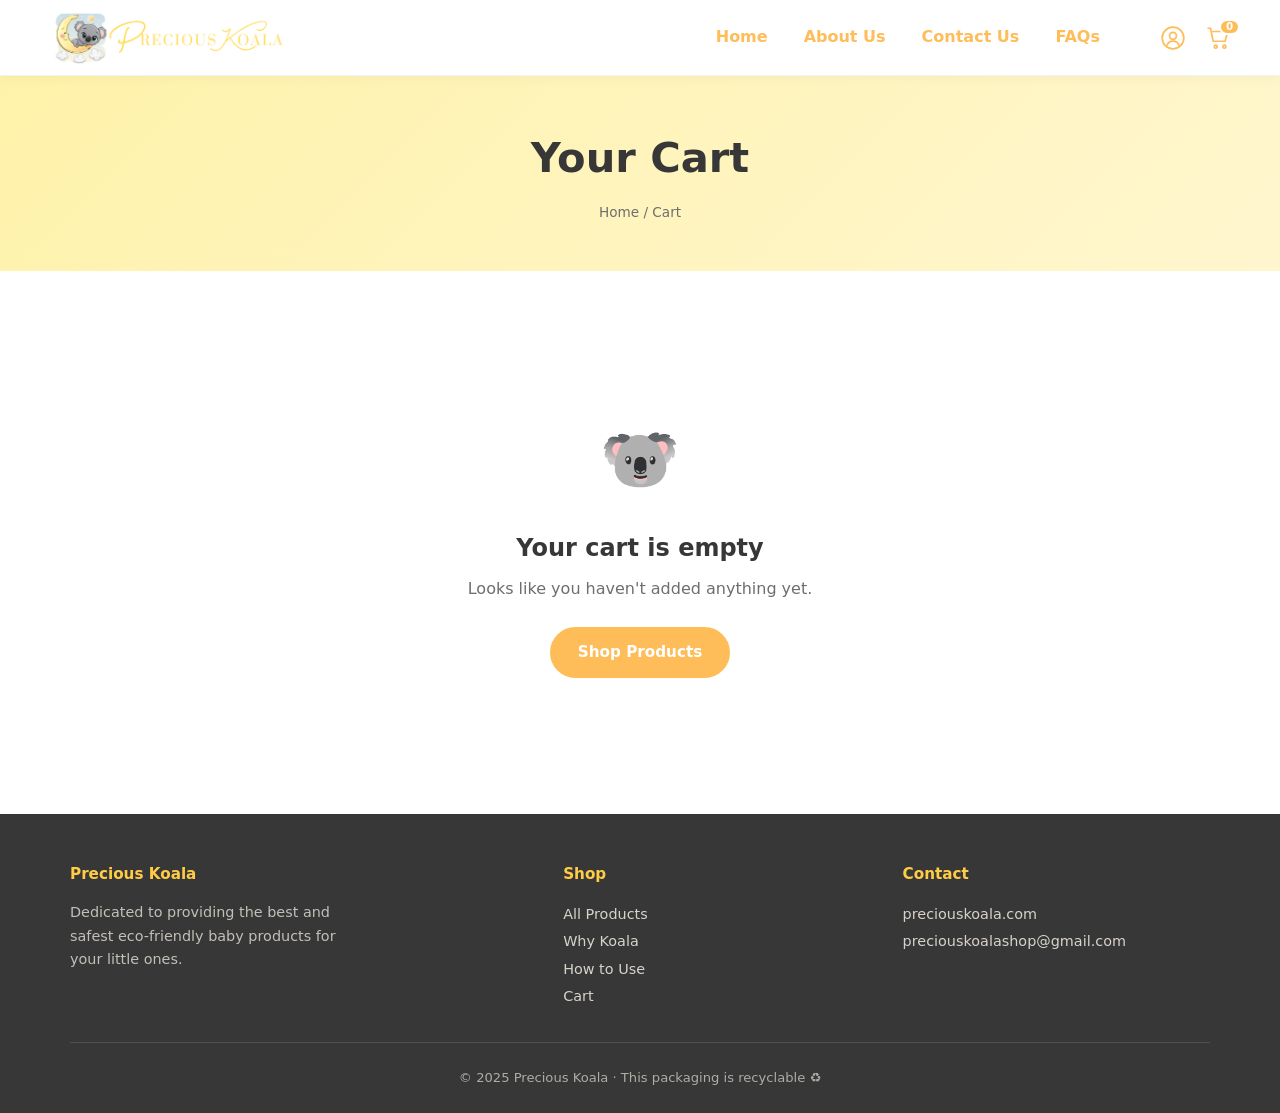
<file: projects/preciouskoala/cart.html>
<!DOCTYPE html>
<html lang="en">
<head>
  <meta charset="UTF-8" />
  <meta name="viewport" content="width=device-width, initial-scale=1.0" />
  <title>Cart | Precious Koala</title>
  <link rel="icon" href="data:image/svg+xml,<svg xmlns='http://www.w3.org/2000/svg' viewBox='0 0 100 100'><text y='.9em' font-size='90'>🐨</text></svg>" />
  <link rel="stylesheet" href="style.css" />
</head>
<body>

  <header class="site-header">
    <div class="header-inner">
      <a class="brand" href="index.html" aria-label="Precious Koala home">
        <img src="assets/logo.png" alt="Precious Koala" onerror="this.style.display='none';this.nextElementSibling.style.display='inline'" />
        <span class="brand-text" style="display:none"><span class="brand-koala">🐨</span> Precious Koala</span>
      </a>
      <button class="nav-toggle" aria-label="Toggle menu" aria-expanded="false">☰</button>
      <nav class="nav-menu" aria-label="Primary">
        <a href="index.html">Home</a>
        <a href="about.html">About Us</a>
        <a href="#">Contact Us</a>
        <a href="faqs.html">FAQs</a>
        <span class="header-actions">
          <a href="#" class="icon-btn" aria-label="Account">
            <svg width="26" height="26" viewBox="0 0 24 24" fill="none" stroke="currentColor" stroke-width="1.6" stroke-linecap="round" stroke-linejoin="round"><circle cx="12" cy="12" r="10"/><circle cx="12" cy="10" r="3.2"/><path d="M6.5 18.5c1-2.6 3-3.7 5.5-3.7s4.5 1.1 5.5 3.7"/></svg>
          </a>
          <a href="cart.html" class="icon-btn cart-link" aria-label="Cart">
            <svg width="26" height="26" viewBox="0 0 24 24" fill="none" stroke="currentColor" stroke-width="1.6" stroke-linecap="round" stroke-linejoin="round"><circle cx="9" cy="20" r="1.4"/><circle cx="17" cy="20" r="1.4"/><path d="M2 3h2.2l2.4 12h11l2.4-9H6.5"/></svg>
            <span class="cart-count" hidden>0</span>
          </a>
        </span>
      </nav>
    </div>
  </header>

  <div class="page-band">
    <h1>Your Cart</h1>
    <p class="breadcrumb"><a href="index.html">Home</a> / Cart</p>
  </div>

  <section class="section">
    <div class="container">
      <div class="cart-grid" id="cart-view"><!-- rendered by script.js --></div>
    </div>
  </section>

  <footer class="site-footer">
    <div class="footer-inner">
      <div class="footer-brand">
        <h4>Precious Koala</h4>
        <p>Dedicated to providing the best and safest eco-friendly baby products for your little ones.</p>
      </div>
      <div>
        <h4>Shop</h4>
        <a href="products.html">All Products</a><br>
        <a href="index.html#why">Why Koala</a><br>
        <a href="index.html#how">How to Use</a><br>
        <a href="cart.html">Cart</a>
      </div>
      <div>
        <h4>Contact</h4>
        <a href="https://preciouskoala.com" target="_blank" rel="noopener">preciouskoala.com</a><br>
        <a href="mailto:preciouskoalashop@gmail.com">preciouskoalashop@gmail.com</a>
      </div>
    </div>
    <div class="footer-bottom">© 2025 Precious Koala · This packaging is recyclable ♻️</div>
  </footer>

  <script src="script.js" defer></script>
</body>
</html>
</file>
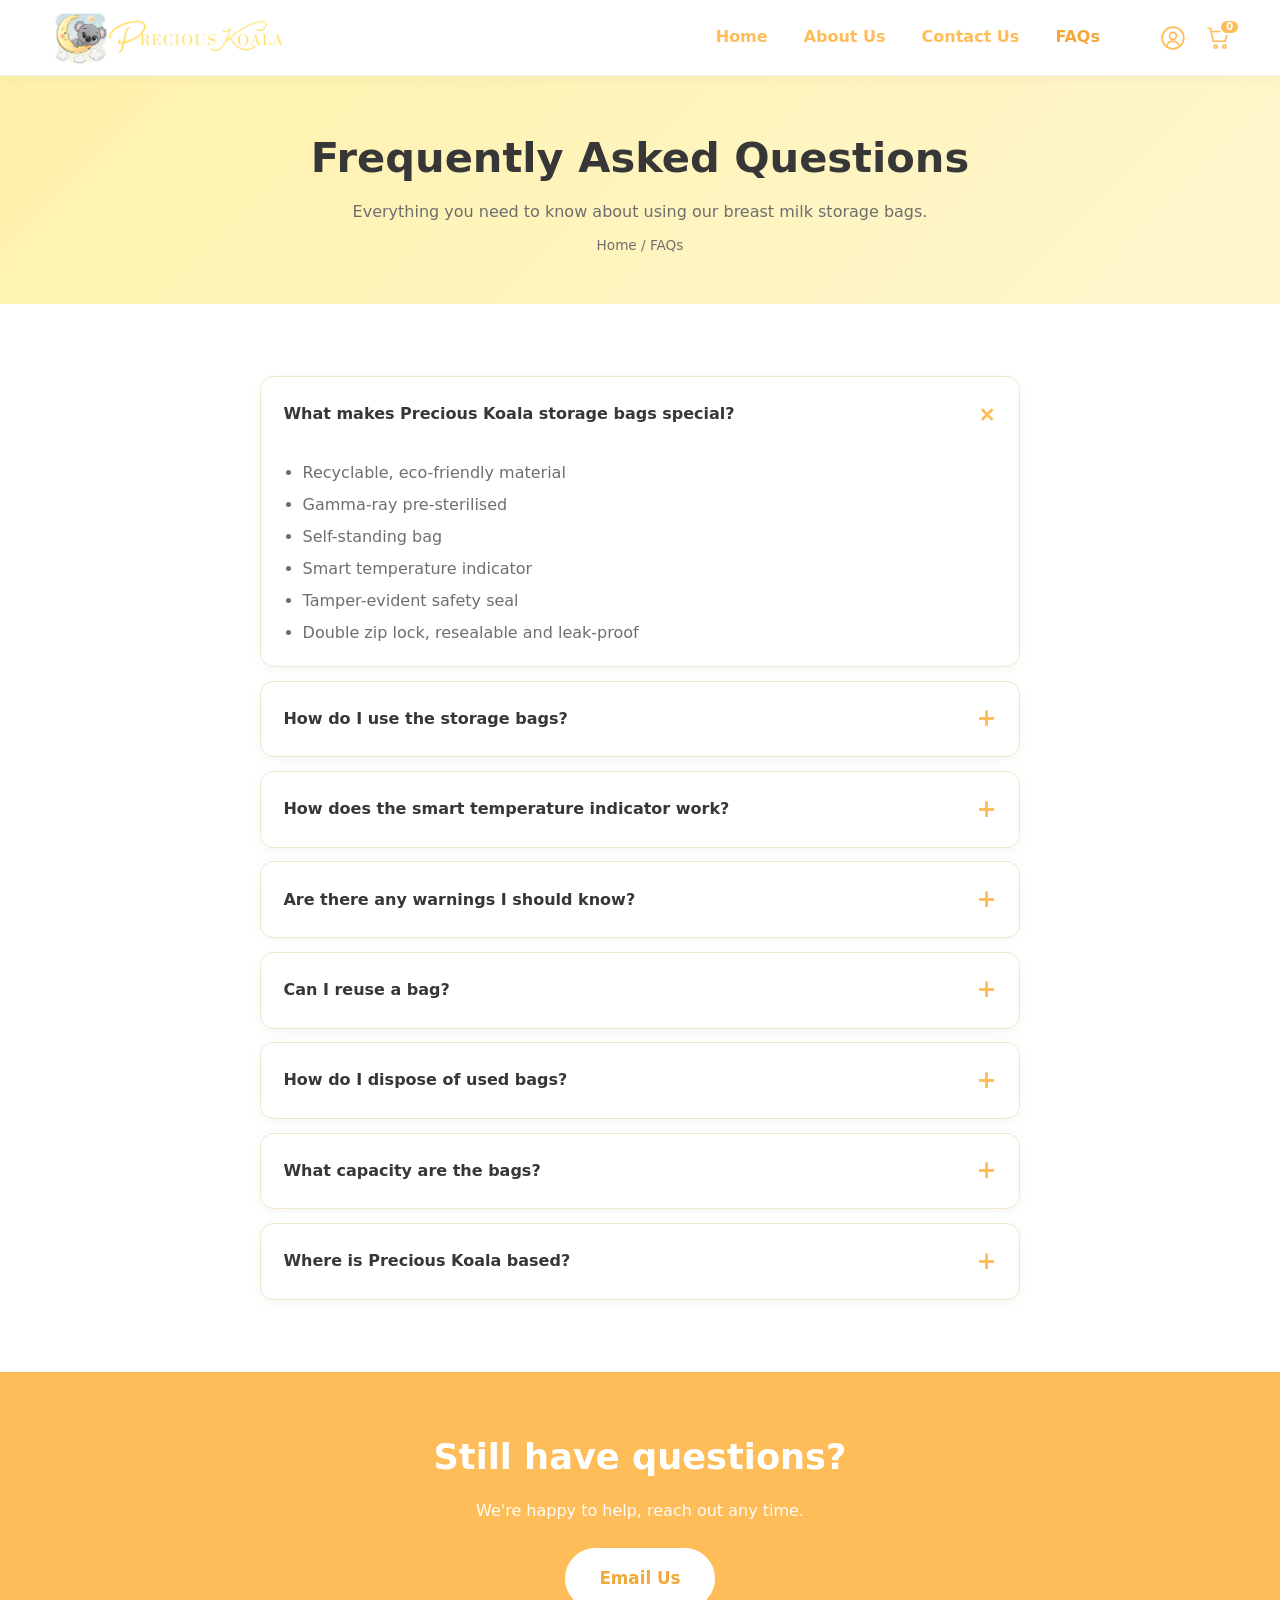
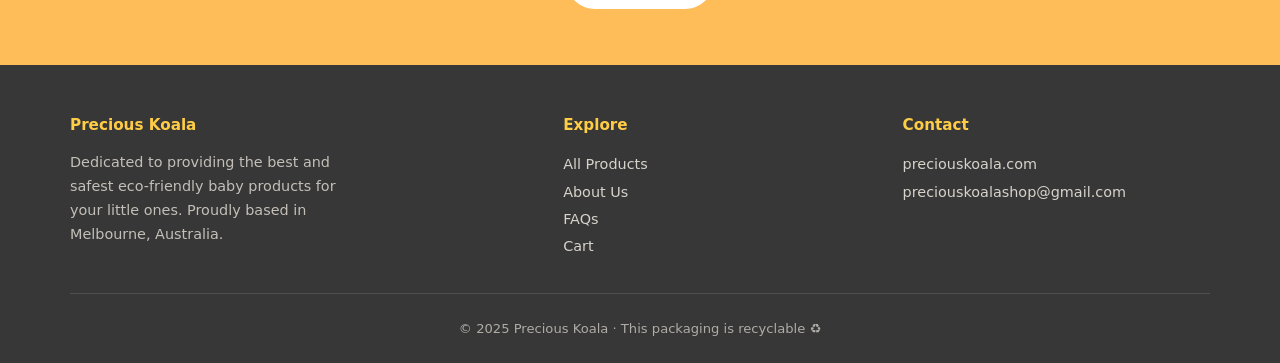
<file: projects/preciouskoala/faqs.html>
<!DOCTYPE html>
<html lang="en">
<head>
  <meta charset="UTF-8" />
  <meta name="viewport" content="width=device-width, initial-scale=1.0" />
  <title>FAQs | Precious Koala</title>
  <meta name="description" content="Frequently asked questions about Precious Koala breast milk storage bags: features, how to use, warnings, the temperature indicator, and disposal." />
  <link rel="icon" href="data:image/svg+xml,<svg xmlns='http://www.w3.org/2000/svg' viewBox='0 0 100 100'><text y='.9em' font-size='90'>🐨</text></svg>" />
  <link rel="stylesheet" href="style.css" />
</head>
<body>

  <header class="site-header">
    <div class="header-inner">
      <a class="brand" href="index.html" aria-label="Precious Koala home">
        <img src="assets/logo.png" alt="Precious Koala" onerror="this.style.display='none';this.nextElementSibling.style.display='inline'" />
        <span class="brand-text" style="display:none"><span class="brand-koala">🐨</span> Precious Koala</span>
      </a>
      <button class="nav-toggle" aria-label="Toggle menu" aria-expanded="false">☰</button>
      <nav class="nav-menu" aria-label="Primary">
        <a href="index.html">Home</a>
        <a href="about.html">About Us</a>
        <a href="#">Contact Us</a>
        <a href="faqs.html" class="active">FAQs</a>
        <span class="header-actions">
          <a href="#" class="icon-btn" aria-label="Account">
            <svg width="26" height="26" viewBox="0 0 24 24" fill="none" stroke="currentColor" stroke-width="1.6" stroke-linecap="round" stroke-linejoin="round"><circle cx="12" cy="12" r="10"/><circle cx="12" cy="10" r="3.2"/><path d="M6.5 18.5c1-2.6 3-3.7 5.5-3.7s4.5 1.1 5.5 3.7"/></svg>
          </a>
          <a href="cart.html" class="icon-btn cart-link" aria-label="Cart">
            <svg width="26" height="26" viewBox="0 0 24 24" fill="none" stroke="currentColor" stroke-width="1.6" stroke-linecap="round" stroke-linejoin="round"><circle cx="9" cy="20" r="1.4"/><circle cx="17" cy="20" r="1.4"/><path d="M2 3h2.2l2.4 12h11l2.4-9H6.5"/></svg>
            <span class="cart-count" hidden>0</span>
          </a>
        </span>
      </nav>
    </div>
  </header>

  <div class="page-band">
    <h1>Frequently Asked Questions</h1>
    <p>Everything you need to know about using our breast milk storage bags.</p>
    <p class="breadcrumb"><a href="index.html">Home</a> / FAQs</p>
  </div>

  <section class="section">
    <div class="faq-wrap">

      <details class="faq-item" open>
        <summary>What makes Precious Koala storage bags special?</summary>
        <div class="faq-body">
          <ul>
            <li>Recyclable, eco-friendly material</li>
            <li>Gamma-ray pre-sterilised</li>
            <li>Self-standing bag</li>
            <li>Smart temperature indicator</li>
            <li>Tamper-evident safety seal</li>
            <li>Double zip lock, resealable and leak-proof</li>
          </ul>
        </div>
      </details>

      <details class="faq-item">
        <summary>How do I use the storage bags?</summary>
        <div class="faq-body">
          <ol>
            <li>Prepare your area by sterilising all bottles, tools and surfaces.</li>
            <li>Wash your hands thoroughly.</li>
            <li>To open the bag, remove the perforated tab and open the dual closure.</li>
            <li>Pour breast milk into the bag and reseal for storage.</li>
            <li>Place the bag in the freezer.</li>
            <li>To defrost, place the bag in gentle warm water and remove it as soon as it reaches the appropriate temperature.</li>
            <li>Pour the milk into the feeding bottle.</li>
          </ol>
        </div>
      </details>

      <details class="faq-item">
        <summary>How does the smart temperature indicator work?</summary>
        <div class="faq-body">
          <p>The indicator changes colour so you can tell the milk's temperature at a glance:</p>
          <div class="temp-legend">
            <span><i class="dot purple"></i> <strong>Purple</strong>: Too cold (below 36°C)</span>
            <span><i class="dot blue"></i> <strong>Blue</strong>: Safe to serve (36-40°C)</span>
            <span><i class="dot white"></i> <strong>White</strong>: Too hot (above 40°C)</span>
          </div>
        </div>
      </details>

      <details class="faq-item">
        <summary>Are there any warnings I should know?</summary>
        <div class="faq-body">
          <ul class="faq-warn">
            <li>Do not microwave or boil.</li>
            <li>Never reuse breast milk bags. Reused bags will no longer be sterile and may be potentially harmful for the baby.</li>
            <li>Once defrosted, breast milk should be used immediately.</li>
          </ul>
        </div>
      </details>

      <details class="faq-item">
        <summary>Can I reuse a bag?</summary>
        <div class="faq-body">
          <p>No. Each bag is single-use. Reused bags are no longer sterile and could be harmful to your baby. Used bags can, however, be washed, dried and then disposed of for recycling.</p>
        </div>
      </details>

      <details class="faq-item">
        <summary>How do I dispose of used bags?</summary>
        <div class="faq-body">
          <p>Used bags can be washed, dried and then disposed of for recycling, keeping things kind to the planet.</p>
        </div>
      </details>

      <details class="faq-item">
        <summary>What capacity are the bags?</summary>
        <div class="faq-body">
          <p>Each bag holds up to <strong>220ml</strong>, with clear measurement markings. They come in 30, 60 and 90-bag packs.</p>
        </div>
      </details>

      <details class="faq-item">
        <summary>Where is Precious Koala based?</summary>
        <div class="faq-body">
          <p>We're proudly based in <strong>Melbourne, Australia</strong>, dedicated to providing the best and safest eco-friendly baby products. <a href="about.html" style="color:var(--orange-dark);font-weight:600">Read our story →</a></p>
        </div>
      </details>

    </div>
  </section>

  <section class="cta-band">
    <h2>Still have questions?</h2>
    <p>We're happy to help, reach out any time.</p>
    <a href="mailto:preciouskoalashop@gmail.com" class="btn btn-primary btn-lg" style="width:auto">Email Us</a>
  </section>

  <footer class="site-footer">
    <div class="footer-inner">
      <div class="footer-brand">
        <h4>Precious Koala</h4>
        <p>Dedicated to providing the best and safest eco-friendly baby products for your little ones. Proudly based in Melbourne, Australia.</p>
      </div>
      <div>
        <h4>Explore</h4>
        <a href="products.html">All Products</a><br>
        <a href="about.html">About Us</a><br>
        <a href="faqs.html">FAQs</a><br>
        <a href="cart.html">Cart</a>
      </div>
      <div>
        <h4>Contact</h4>
        <a href="https://preciouskoala.com" target="_blank" rel="noopener">preciouskoala.com</a><br>
        <a href="mailto:preciouskoalashop@gmail.com">preciouskoalashop@gmail.com</a>
      </div>
    </div>
    <div class="footer-bottom">© 2025 Precious Koala · This packaging is recyclable ♻️</div>
  </footer>

  <script src="script.js" defer></script>
</body>
</html>
</file>
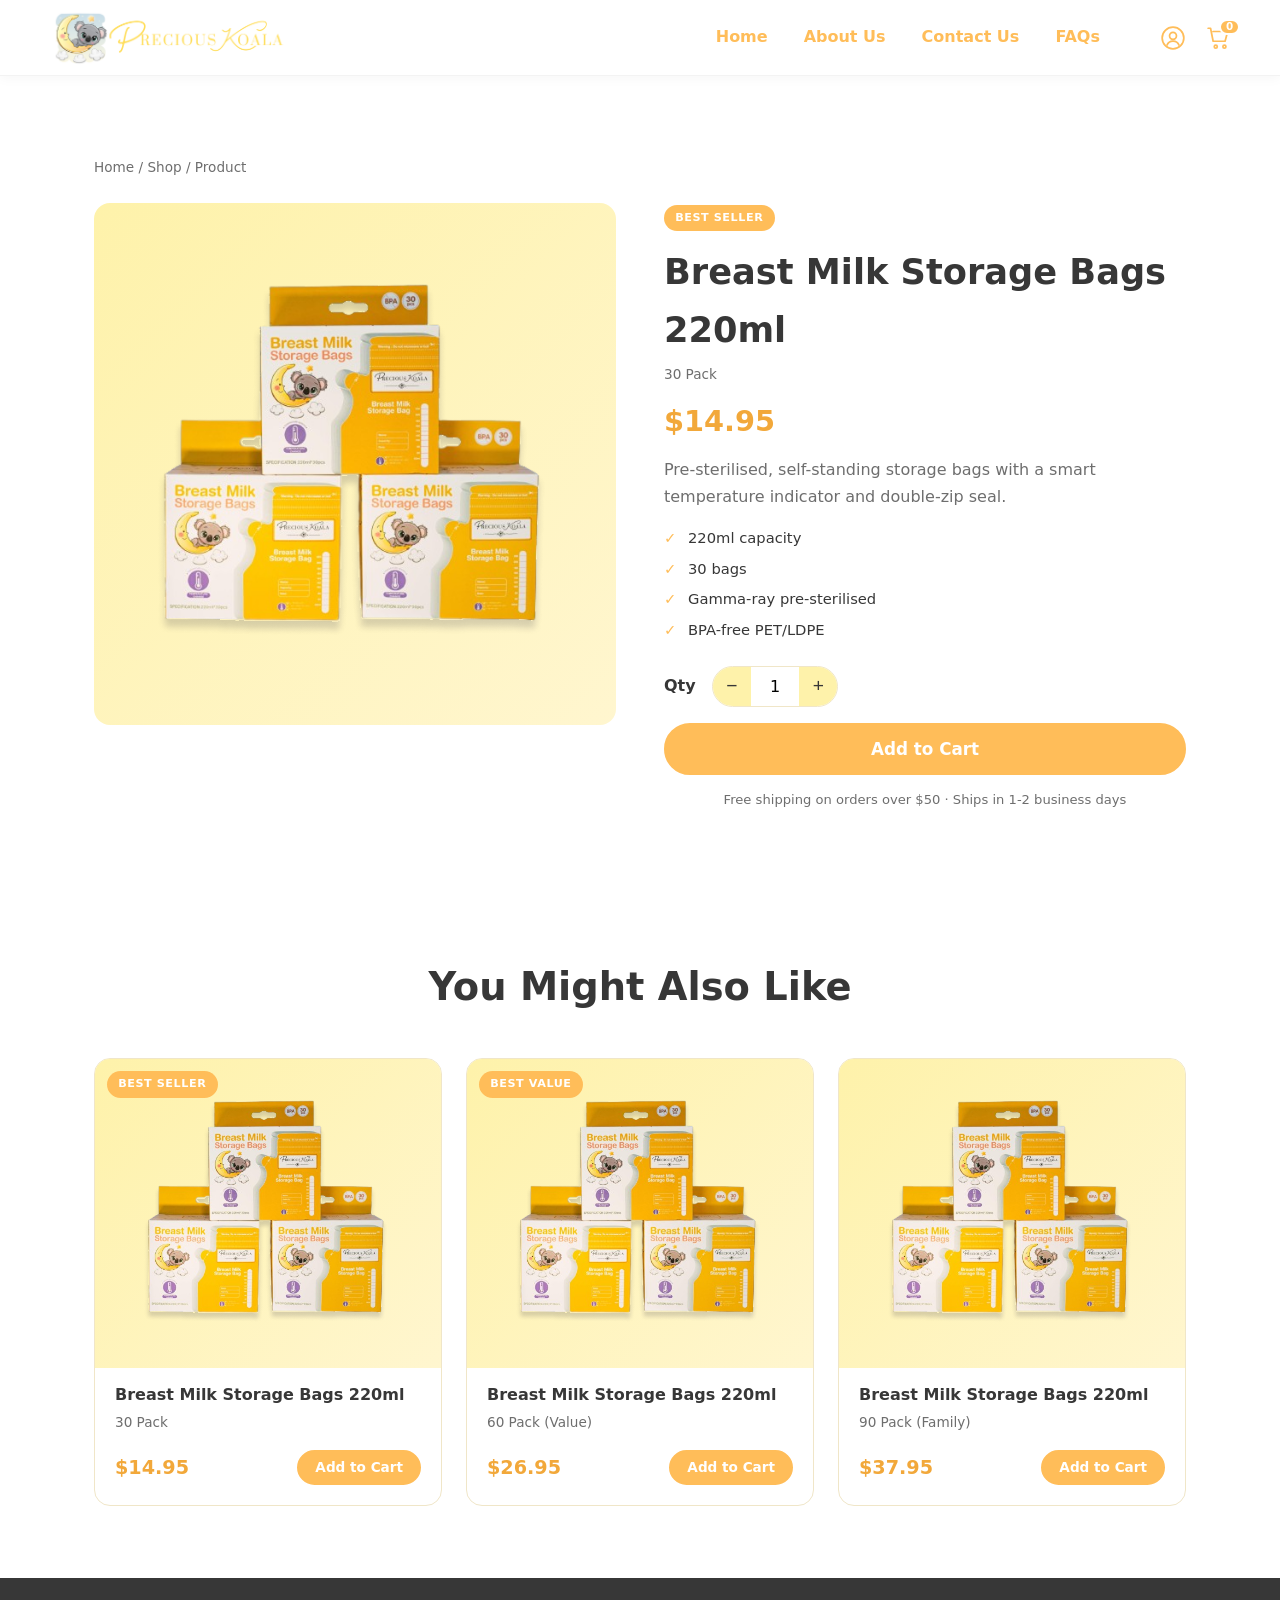
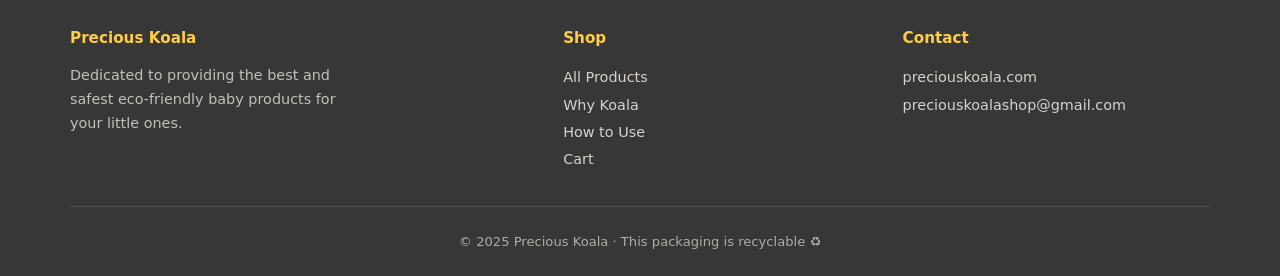
<file: projects/preciouskoala/product.html>
<!DOCTYPE html>
<html lang="en">
<head>
  <meta charset="UTF-8" />
  <meta name="viewport" content="width=device-width, initial-scale=1.0" />
  <title>Product | Precious Koala</title>
  <link rel="icon" href="data:image/svg+xml,<svg xmlns='http://www.w3.org/2000/svg' viewBox='0 0 100 100'><text y='.9em' font-size='90'>🐨</text></svg>" />
  <link rel="stylesheet" href="style.css" />
</head>
<body>

  <header class="site-header">
    <div class="header-inner">
      <a class="brand" href="index.html" aria-label="Precious Koala home">
        <img src="assets/logo.png" alt="Precious Koala" onerror="this.style.display='none';this.nextElementSibling.style.display='inline'" />
        <span class="brand-text" style="display:none"><span class="brand-koala">🐨</span> Precious Koala</span>
      </a>
      <button class="nav-toggle" aria-label="Toggle menu" aria-expanded="false">☰</button>
      <nav class="nav-menu" aria-label="Primary">
        <a href="index.html">Home</a>
        <a href="about.html">About Us</a>
        <a href="#">Contact Us</a>
        <a href="faqs.html">FAQs</a>
        <span class="header-actions">
          <a href="#" class="icon-btn" aria-label="Account">
            <svg width="26" height="26" viewBox="0 0 24 24" fill="none" stroke="currentColor" stroke-width="1.6" stroke-linecap="round" stroke-linejoin="round"><circle cx="12" cy="12" r="10"/><circle cx="12" cy="10" r="3.2"/><path d="M6.5 18.5c1-2.6 3-3.7 5.5-3.7s4.5 1.1 5.5 3.7"/></svg>
          </a>
          <a href="cart.html" class="icon-btn cart-link" aria-label="Cart">
            <svg width="26" height="26" viewBox="0 0 24 24" fill="none" stroke="currentColor" stroke-width="1.6" stroke-linecap="round" stroke-linejoin="round"><circle cx="9" cy="20" r="1.4"/><circle cx="17" cy="20" r="1.4"/><path d="M2 3h2.2l2.4 12h11l2.4-9H6.5"/></svg>
            <span class="cart-count" hidden>0</span>
          </a>
        </span>
      </nav>
    </div>
  </header>

  <section class="section">
    <div class="container">
      <p class="breadcrumb" style="margin-bottom:1.5rem"><a href="index.html">Home</a> / <a href="products.html">Shop</a> / Product</p>
      <div class="detail-wrap" id="product-detail"><!-- rendered by script.js --></div>
    </div>
  </section>

  <section class="section" style="background:var(--white)">
    <div class="container">
      <div class="section-head"><h2>You Might Also Like</h2></div>
      <div class="product-grid" id="all-products"></div>
    </div>
  </section>

  <footer class="site-footer">
    <div class="footer-inner">
      <div class="footer-brand">
        <h4>Precious Koala</h4>
        <p>Dedicated to providing the best and safest eco-friendly baby products for your little ones.</p>
      </div>
      <div>
        <h4>Shop</h4>
        <a href="products.html">All Products</a><br>
        <a href="index.html#why">Why Koala</a><br>
        <a href="index.html#how">How to Use</a><br>
        <a href="cart.html">Cart</a>
      </div>
      <div>
        <h4>Contact</h4>
        <a href="https://preciouskoala.com" target="_blank" rel="noopener">preciouskoala.com</a><br>
        <a href="mailto:preciouskoalashop@gmail.com">preciouskoalashop@gmail.com</a>
      </div>
    </div>
    <div class="footer-bottom">© 2025 Precious Koala · This packaging is recyclable ♻️</div>
  </footer>

  <script src="script.js" defer></script>
</body>
</html>
</file>
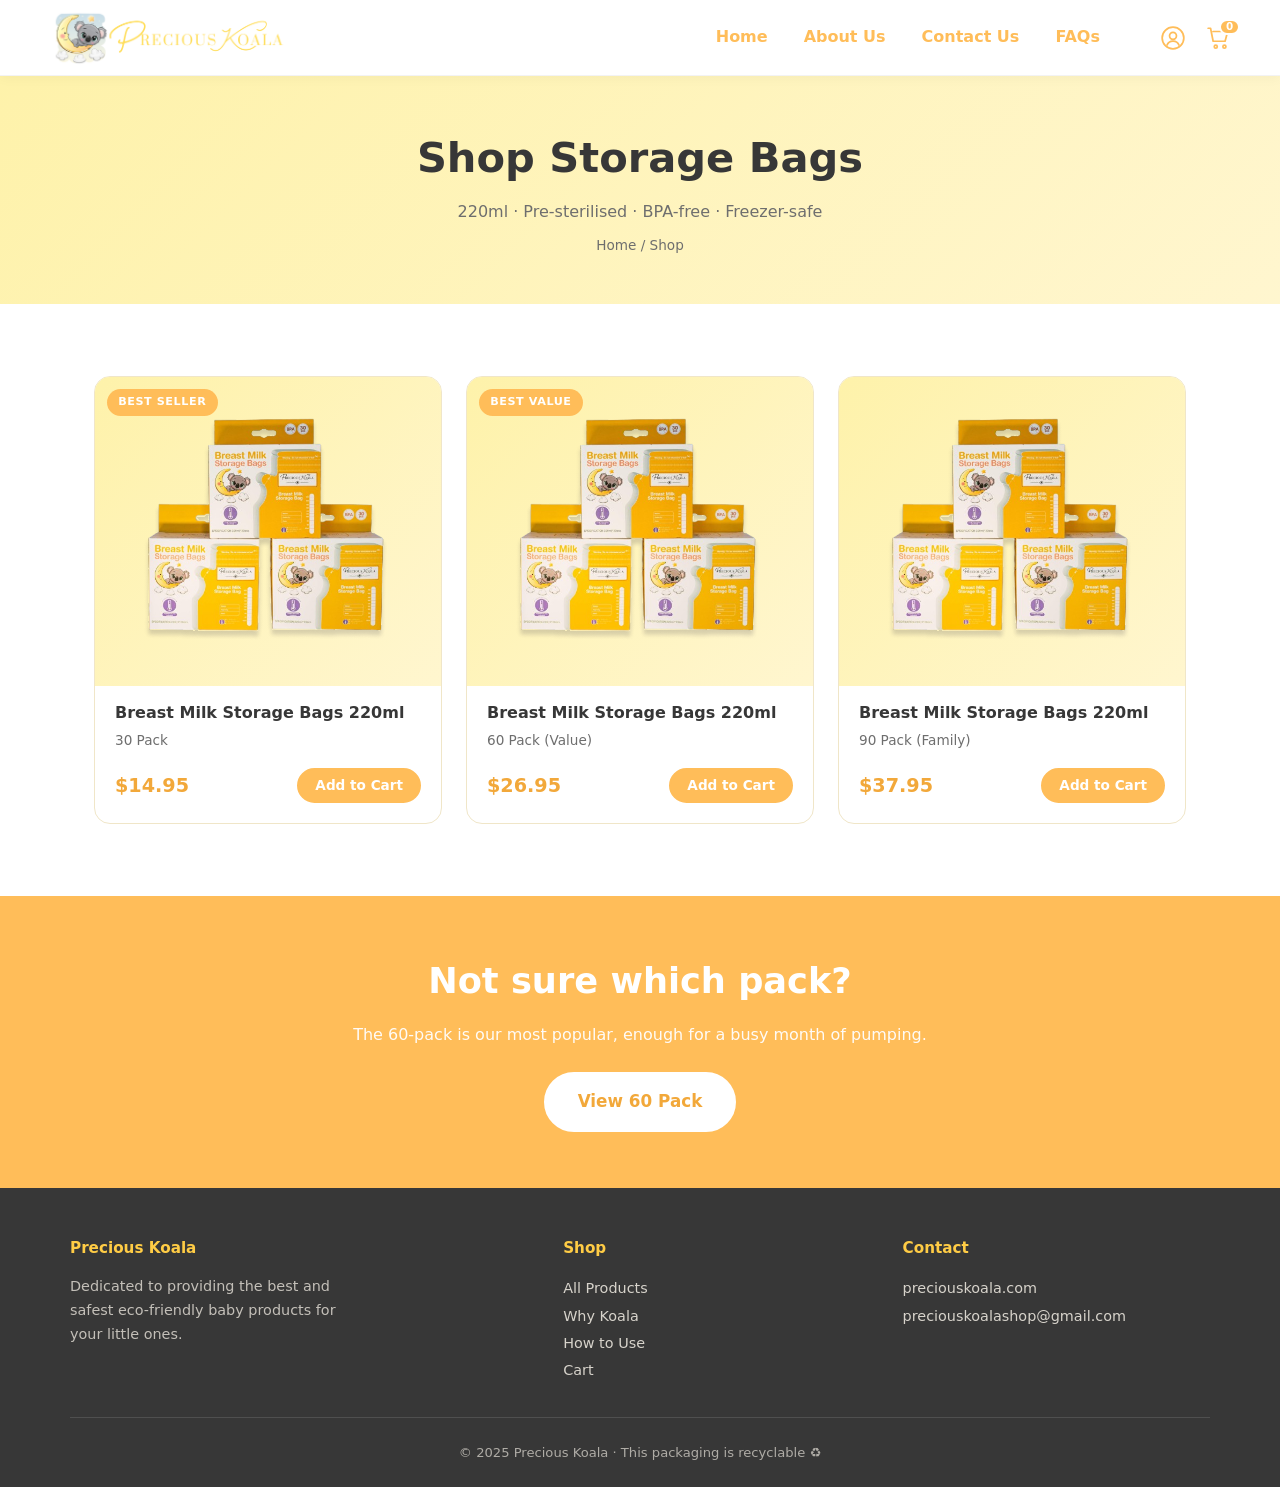
<file: projects/preciouskoala/products.html>
<!DOCTYPE html>
<html lang="en">
<head>
  <meta charset="UTF-8" />
  <meta name="viewport" content="width=device-width, initial-scale=1.0" />
  <title>Shop | Precious Koala</title>
  <meta name="description" content="Shop Precious Koala breast milk storage bags in 30, 60 and 90 packs." />
  <link rel="icon" href="data:image/svg+xml,<svg xmlns='http://www.w3.org/2000/svg' viewBox='0 0 100 100'><text y='.9em' font-size='90'>🐨</text></svg>" />
  <link rel="stylesheet" href="style.css" />
</head>
<body>

  <header class="site-header">
    <div class="header-inner">
      <a class="brand" href="index.html" aria-label="Precious Koala home">
        <img src="assets/logo.png" alt="Precious Koala" onerror="this.style.display='none';this.nextElementSibling.style.display='inline'" />
        <span class="brand-text" style="display:none"><span class="brand-koala">🐨</span> Precious Koala</span>
      </a>
      <button class="nav-toggle" aria-label="Toggle menu" aria-expanded="false">☰</button>
      <nav class="nav-menu" aria-label="Primary">
        <a href="index.html">Home</a>
        <a href="about.html">About Us</a>
        <a href="#">Contact Us</a>
        <a href="faqs.html">FAQs</a>
        <span class="header-actions">
          <a href="#" class="icon-btn" aria-label="Account">
            <svg width="26" height="26" viewBox="0 0 24 24" fill="none" stroke="currentColor" stroke-width="1.6" stroke-linecap="round" stroke-linejoin="round"><circle cx="12" cy="12" r="10"/><circle cx="12" cy="10" r="3.2"/><path d="M6.5 18.5c1-2.6 3-3.7 5.5-3.7s4.5 1.1 5.5 3.7"/></svg>
          </a>
          <a href="cart.html" class="icon-btn cart-link" aria-label="Cart">
            <svg width="26" height="26" viewBox="0 0 24 24" fill="none" stroke="currentColor" stroke-width="1.6" stroke-linecap="round" stroke-linejoin="round"><circle cx="9" cy="20" r="1.4"/><circle cx="17" cy="20" r="1.4"/><path d="M2 3h2.2l2.4 12h11l2.4-9H6.5"/></svg>
            <span class="cart-count" hidden>0</span>
          </a>
        </span>
      </nav>
    </div>
  </header>

  <div class="page-band">
    <h1>Shop Storage Bags</h1>
    <p>220ml · Pre-sterilised · BPA-free · Freezer-safe</p>
    <p class="breadcrumb"><a href="index.html">Home</a> / Shop</p>
  </div>

  <section class="section">
    <div class="container">
      <div class="product-grid" id="all-products"></div>
    </div>
  </section>

  <section class="cta-band">
    <h2>Not sure which pack?</h2>
    <p>The 60-pack is our most popular, enough for a busy month of pumping.</p>
    <a href="product.html?id=bmsb-220-60" class="btn btn-primary btn-lg" style="width:auto">View 60 Pack</a>
  </section>

  <footer class="site-footer">
    <div class="footer-inner">
      <div class="footer-brand">
        <h4>Precious Koala</h4>
        <p>Dedicated to providing the best and safest eco-friendly baby products for your little ones.</p>
      </div>
      <div>
        <h4>Shop</h4>
        <a href="products.html">All Products</a><br>
        <a href="index.html#why">Why Koala</a><br>
        <a href="index.html#how">How to Use</a><br>
        <a href="cart.html">Cart</a>
      </div>
      <div>
        <h4>Contact</h4>
        <a href="https://preciouskoala.com" target="_blank" rel="noopener">preciouskoala.com</a><br>
        <a href="mailto:preciouskoalashop@gmail.com">preciouskoalashop@gmail.com</a>
      </div>
    </div>
    <div class="footer-bottom">© 2025 Precious Koala · This packaging is recyclable ♻️</div>
  </footer>

  <script src="script.js" defer></script>
</body>
</html>
</file>
<file: style.css>
/* portfolio styles. dark theme with glass panels and neon gradients. */

:root {
  --bg:        #0a0a12;
  --bg-2:      #12101f;
  --text:      #ece9f5;
  --muted:     #9b96b3;
  --glass:     rgba(255, 255, 255, 0.04);
  --glass-brd: rgba(255, 255, 255, 0.1);
  --accent:    #b14cff;
  --accent-2:  #4cc3ff;
  --grad:      linear-gradient(120deg, #b14cff, #4cc3ff 60%, #ff4ce0);
  --max:       1100px;

  --success:   #4ade80;
  --ongoing:   #4cc3ff;
  --progress:  #ff9d3d;
}

*, *::before, *::after { box-sizing: border-box; margin: 0; padding: 0; }

html { scroll-behavior: smooth; }

body {
  font-family: 'Segoe UI', system-ui, -apple-system, sans-serif;
  background: var(--bg);
  color: var(--text);
  line-height: 1.7;
  overflow-x: hidden;
  -webkit-font-smoothing: antialiased;
}

body::before {
  content: '';
  position: fixed;
  inset: 0;
  z-index: 0;
  pointer-events: none;
  background-image:
    radial-gradient(circle at 18% 25%, rgba(177,76,255,0.10), transparent 42%),
    radial-gradient(circle at 82% 75%, rgba(76,195,255,0.10), transparent 42%);
}

a { color: inherit; text-decoration: none; }
ul { list-style: none; }

.container { max-width: var(--max); margin: 0 auto; padding: 0 1.5rem; position: relative; z-index: 1; }

.grad-text {
  background: var(--grad);
  -webkit-background-clip: text;
  background-clip: text;
  -webkit-text-fill-color: transparent;
}

/* Nav */
#navbar {
  position: fixed;
  top: 0; left: 0; right: 0;
  z-index: 100;
  display: flex;
  align-items: center;
  justify-content: space-between;
  padding: 1.1rem 2rem;
  transition: background 0.3s, backdrop-filter 0.3s, padding 0.3s, border-color 0.3s;
  border-bottom: 1px solid transparent;
}
#navbar.scrolled {
  background: rgba(10, 10, 18, 0.7);
  backdrop-filter: blur(14px);
  border-color: var(--glass-brd);
  padding: 0.75rem 2rem;
}
#nav-name {
  font-weight: 800;
  font-size: 1rem;
  letter-spacing: 0.02em;
  opacity: 0;
  transform: translateY(-4px);
  transition: opacity 0.3s, transform 0.3s;
  background: var(--grad);
  -webkit-background-clip: text; background-clip: text; -webkit-text-fill-color: transparent;
}
#nav-name.visible { opacity: 1; transform: translateY(0); }
#navbar ul { display: flex; gap: 2rem; }
#navbar a {
  font-size: 0.95rem; font-weight: 600; color: var(--muted);
  position: relative; transition: color 0.2s;
}
#navbar a::after {
  content: ''; position: absolute; left: 0; bottom: -5px;
  width: 0; height: 2px; background: var(--grad); transition: width 0.25s;
}
#navbar a:hover, #navbar a.active { color: var(--text); }
#navbar a:hover::after, #navbar a.active::after { width: 100%; }

/* Hero */
#hero {
  min-height: 100vh;
  display: flex;
  align-items: center;
  justify-content: center;
  text-align: center;
  position: relative;
  overflow: hidden;
  padding: 6rem 1.5rem 3rem;
}
.hero-orbs { position: absolute; inset: 0; z-index: 0; }
.orb {
  position: absolute; border-radius: 50%;
  filter: blur(70px); opacity: 0.5;
  animation: float 14s ease-in-out infinite;
}
.orb-1 { width: 420px; height: 420px; background: #b14cff; top: -8%; left: -6%; }
.orb-2 { width: 380px; height: 380px; background: #4cc3ff; bottom: -10%; right: -5%; animation-delay: -4s; }
.orb-3 { width: 300px; height: 300px; background: #ff4ce0; top: 42%; left: 56%; animation-delay: -8s; }
@keyframes float {
  0%, 100% { transform: translate(0,0) scale(1); }
  33%      { transform: translate(40px,-30px) scale(1.08); }
  66%      { transform: translate(-30px,25px) scale(0.95); }
}

.hero-content { position: relative; z-index: 1; max-width: 720px; }
.hero-eyebrow {
  text-transform: uppercase; letter-spacing: 0.35em;
  font-size: 0.8rem; color: var(--muted); margin-bottom: 0.75rem;
}
#hero h1 {
  font-size: clamp(2.6rem, 8vw, 5rem);
  font-weight: 900; line-height: 1.05;
  letter-spacing: -0.02em; margin-bottom: 0.75rem;
}
.hero-role {
  font-size: clamp(1.1rem, 3vw, 1.5rem);
  font-weight: 700; color: var(--text); margin-bottom: 1rem;
}
.hero-tagline {
  font-size: clamp(0.95rem, 2.2vw, 1.15rem);
  color: var(--muted); max-width: 480px; margin: 0 auto 2.25rem;
}
.hero-ctas { display: flex; gap: 1rem; justify-content: center; flex-wrap: wrap; }

/* Buttons */
.btn {
  display: inline-block;
  padding: 0.75rem 1.9rem;
  border-radius: 2rem;
  font-size: 0.95rem;
  font-weight: 700;
  cursor: pointer;
  border: 1.5px solid transparent;
  transition: transform 0.15s, box-shadow 0.25s, background 0.2s, color 0.2s, border-color 0.2s;
  font-family: inherit;
}
.btn-primary {
  background: var(--grad);
  color: #fff;
  background-size: 160% 160%;
}
.btn-primary:hover {
  transform: translateY(-2px);
  box-shadow: 0 10px 30px rgba(177, 76, 255, 0.4);
}
.btn-outline {
  background: var(--glass);
  color: var(--text);
  border-color: var(--glass-brd);
  backdrop-filter: blur(6px);
}
.btn-outline:hover {
  border-color: var(--accent);
  transform: translateY(-2px);
}
.btn:focus-visible { outline: 3px solid var(--accent); outline-offset: 3px; }

/* Section titles */
.section-title {
  font-size: clamp(1.8rem, 5vw, 2.6rem);
  font-weight: 900;
  letter-spacing: -0.01em;
  margin-bottom: 2.5rem;
  display: inline-block;
  position: relative;
}
.section-title::after {
  content: '';
  position: absolute; left: 0; bottom: -10px;
  width: 48px; height: 4px;
  background: var(--grad); border-radius: 3px;
}

section[id] { padding: 5.5rem 0; position: relative; z-index: 1; }

/* About */
.about-grid {
  display: grid;
  grid-template-columns: 1.4fr 1fr;
  gap: 2.5rem;
  align-items: start;
}
.about-text p { color: var(--muted); margin-bottom: 1rem; font-size: 1.05rem; }
.about-text p:last-child { margin-bottom: 0; }
.about-stats {
  display: grid; grid-template-columns: 1fr 1fr; gap: 1rem;
}
.about-stats li {
  background: var(--glass);
  border: 1px solid var(--glass-brd);
  backdrop-filter: blur(10px);
  border-radius: 1rem;
  padding: 1.1rem;
  text-align: center;
  display: flex; flex-direction: column; gap: 0.25rem;
  transition: transform 0.2s, border-color 0.2s;
}
.about-stats li:hover { transform: translateY(-3px); border-color: var(--accent); }
.stat-value {
  font-size: 1.5rem; font-weight: 900;
  background: var(--grad); -webkit-background-clip: text; background-clip: text; -webkit-text-fill-color: transparent;
}
.stat-label { font-size: 0.72rem; color: var(--muted); text-transform: uppercase; letter-spacing: 0.08em; }

/* Skills */
.skills-grid {
  display: grid; grid-template-columns: repeat(3, 1fr); gap: 1.75rem;
}
.skill-group {
  background: var(--glass);
  border: 1px solid var(--glass-brd);
  backdrop-filter: blur(10px);
  border-radius: 1.25rem;
  padding: 1.75rem;
  transition: transform 0.2s, border-color 0.2s;
}
.skill-group:hover { transform: translateY(-4px); border-color: rgba(177,76,255,0.4); }
.skill-group h3 {
  font-size: 0.78rem; font-weight: 700; text-transform: uppercase;
  letter-spacing: 0.12em; margin-bottom: 1rem;
  background: var(--grad); -webkit-background-clip: text; background-clip: text; -webkit-text-fill-color: transparent;
}
.skill-group ul { display: flex; flex-wrap: wrap; gap: 0.5rem; }
.skill-group li {
  background: rgba(255,255,255,0.05);
  color: var(--text);
  padding: 0.32rem 0.85rem;
  border-radius: 2rem;
  font-size: 0.82rem; font-weight: 500;
  border: 1px solid var(--glass-brd);
  transition: background 0.2s, color 0.2s, border-color 0.2s, transform 0.15s;
}
.skill-group li:hover {
  background: rgba(177,76,255,0.18);
  border-color: var(--accent);
  transform: translateY(-2px);
}

/* Projects */
.projects-grid {
  display: grid; grid-template-columns: repeat(2, 1fr); gap: 1.75rem;
}
.card {
  background: var(--bg-2);
  border: 1px solid var(--glass-brd);
  border-radius: 1.25rem;
  padding: 1.85rem;
  display: flex; flex-direction: column; gap: 0.8rem;
  transition: transform 0.2s ease, box-shadow 0.3s, border-color 0.3s;
  transform-style: preserve-3d;
  position: relative;
  overflow: hidden;
}
.card::before {
  content: '';
  position: absolute; top: 0; left: 0; right: 0; height: 3px;
  background: var(--grad);
  opacity: 0; transition: opacity 0.3s;
}
.card:hover {
  box-shadow: 0 20px 50px rgba(0,0,0,0.5);
  border-color: rgba(255,255,255,0.22);
}
.card:hover::before { opacity: 0.9; }

.card-header { display: flex; align-items: center; justify-content: space-between; }
.card-icon { font-size: 1.85rem; line-height: 1; }
.badge {
  font-size: 0.68rem; font-weight: 700; text-transform: uppercase;
  letter-spacing: 0.08em; padding: 0.22rem 0.7rem; border-radius: 2rem;
}
.badge-live     { background: rgba(74,222,128,0.15); color: var(--success); border: 1px solid rgba(74,222,128,0.3); }
.badge-ongoing  { background: rgba(76,195,255,0.15); color: var(--ongoing); border: 1px solid rgba(76,195,255,0.3); }
.badge-progress { background: rgba(255,157,61,0.15); color: var(--progress); border: 1px solid rgba(255,157,61,0.3); }

.card h3 { font-size: 1.2rem; font-weight: 800; }
.card p { font-size: 0.9rem; color: var(--muted); flex: 1; }

.tags { display: flex; flex-wrap: wrap; gap: 0.4rem; }
.tags li {
  font-size: 0.72rem; padding: 0.2rem 0.6rem;
  background: rgba(255,255,255,0.05);
  border-radius: 2rem; color: var(--muted);
  border: 1px solid var(--glass-brd);
}

.card-actions { display: flex; gap: 0.6rem; margin-top: 0.4rem; flex-wrap: wrap; }
.btn-card {
  padding: 0.5rem 1.3rem; font-size: 0.85rem;
  background: var(--grad); color: #fff;
  border: none; border-radius: 2rem; font-weight: 700; cursor: pointer;
  transition: transform 0.15s, box-shadow 0.25s;
}
.btn-card:hover { transform: translateY(-2px); box-shadow: 0 8px 20px rgba(177,76,255,0.4); }
.btn-code {
  padding: 0.5rem 1.3rem; font-size: 0.85rem;
  background: transparent; color: var(--muted);
  border: 1.5px solid var(--glass-brd); border-radius: 2rem; font-weight: 700; cursor: pointer;
  transition: color 0.2s, border-color 0.2s, transform 0.15s;
}
.btn-code:hover { color: var(--accent-2); border-color: var(--accent-2); transform: translateY(-2px); }
.btn-card:focus-visible, .btn-code:focus-visible { outline: 3px solid var(--accent); outline-offset: 3px; }
.btn-disabled { opacity: 0.4; cursor: not-allowed; pointer-events: none; align-self: flex-start; }

/* Contact */
#contact .container { text-align: center; }
.contact-sub { color: var(--muted); font-size: 1.05rem; max-width: 480px; margin: 0 auto 2rem; }
.contact-links { display: flex; gap: 1rem; justify-content: center; flex-wrap: wrap; margin-bottom: 2rem; }
.social-links { display: flex; gap: 1.5rem; justify-content: center; }
.social-links a {
  color: var(--muted); font-size: 0.9rem; font-weight: 600;
  border-bottom: 1px solid transparent; padding-bottom: 2px;
  transition: color 0.2s, border-color 0.2s;
}
.social-links a:hover { color: var(--accent-2); border-color: var(--accent-2); }

/* Footer */
footer {
  text-align: center; padding: 2.5rem 1.5rem;
  color: var(--muted); font-size: 0.85rem;
  border-top: 1px solid var(--glass-brd);
  position: relative; z-index: 1;
}

/* Reveal */
.reveal { opacity: 0; transform: translateY(28px); transition: opacity 0.6s ease, transform 0.6s ease; }
.reveal.visible { opacity: 1; transform: translateY(0); }
.reveal-group > * { opacity: 0; transform: translateY(24px); transition: opacity 0.5s ease, transform 0.5s ease; }
.reveal-group.visible > *:nth-child(1) { opacity: 1; transform: none; transition-delay: 0s; }
.reveal-group.visible > *:nth-child(2) { opacity: 1; transform: none; transition-delay: 0.1s; }
.reveal-group.visible > *:nth-child(3) { opacity: 1; transform: none; transition-delay: 0.2s; }
.reveal-group.visible > *:nth-child(4) { opacity: 1; transform: none; transition-delay: 0.3s; }

/* Responsive */
@media (max-width: 760px) {
  #navbar { padding: 1rem 1.25rem; }
  #navbar ul { gap: 1.1rem; }
  .about-grid { grid-template-columns: 1fr; }
  .skills-grid { grid-template-columns: 1fr; }
  .projects-grid { grid-template-columns: 1fr; }
}

@media (prefers-reduced-motion: reduce) {
  .orb { animation: none; }
  .reveal, .reveal-group > * { transition: none; opacity: 1; transform: none; }
}
</file>
<file: projects/pomodoro/assets/index-CQ2Kley9.css>
:root{--bg-start:#d1fae5;--bg-end:#a7f3d0;--text:#064e3b;--subtext:#047857;--ring-bg:#6ee7b7;--ring-fg:#059669;--btn-bg:#059669;--btn-text:#fff;--btn-hover:#047857;--card-bg:#ffffff73;--shadow:#064e3b26}[data-theme=night]{--bg-start:#0f172a;--bg-end:#1e293b;--text:#e2e8f0;--subtext:#94a3b8;--ring-bg:#1e3a5f;--ring-fg:#38bdf8;--btn-bg:#0ea5e9;--btn-text:#0f172a;--btn-hover:#38bdf8;--card-bg:#ffffff0f;--shadow:#0006}[data-theme=sunset]{--bg-start:#fff1eb;--bg-end:#fde68a;--text:#7c2d12;--subtext:#c2410c;--ring-bg:#fed7aa;--ring-fg:#f97316;--btn-bg:#ea580c;--btn-text:#fff;--btn-hover:#c2410c;--card-bg:#ffffff80;--shadow:#7c2d1226}*,:before,:after{box-sizing:border-box;margin:0;padding:0}body{background:linear-gradient(135deg, var(--bg-start), var(--bg-end));min-height:100vh;color:var(--text);flex-direction:column;align-items:center;padding:2rem 1rem 3rem;font-family:system-ui,-apple-system,sans-serif;transition:background .4s,color .3s;display:flex}header{text-align:center;margin-bottom:2rem}h1{letter-spacing:.2em;text-transform:uppercase;color:var(--subtext);font-size:clamp(1rem,3vw,1.15rem);font-weight:600}.tagline{color:var(--subtext);opacity:.7;margin-top:.25rem;font-size:.8rem}.theme-switcher{justify-content:center;gap:.5rem;margin-top:1rem;display:flex}.theme-switcher button{background:var(--card-bg);color:var(--text);cursor:pointer;-webkit-backdrop-filter:blur(6px);backdrop-filter:blur(6px);border:2px solid #0000;border-radius:2rem;padding:.35rem .9rem;font-size:.8rem;font-weight:600;transition:background .2s,border-color .2s,transform .15s}.theme-switcher button[aria-pressed=true]{border-color:var(--btn-bg);background:var(--btn-bg);color:var(--btn-text)}.theme-switcher button:hover{transform:translateY(-1px)}.theme-switcher button:focus-visible{outline:3px solid var(--ring-fg);outline-offset:2px}main{flex-direction:column;gap:1.5rem;width:100%;max-width:400px;display:flex}.timer-section{background:var(--card-bg);text-align:center;-webkit-backdrop-filter:blur(8px);backdrop-filter:blur(8px);box-shadow:0 8px 32px var(--shadow);border-radius:1.5rem;padding:2rem 1.5rem;transition:background .4s,box-shadow .4s}.ring-wrapper{justify-content:center;align-items:center;margin-bottom:.75rem;display:inline-flex;position:relative}.ring-bg{stroke:var(--ring-bg);transition:stroke .4s}.ring-progress{stroke:var(--ring-fg);transform-origin:50%;transition:stroke-dashoffset .9s linear,stroke .4s;transform:rotate(-90deg)}.time-display{font-variant-numeric:tabular-nums;color:var(--text);letter-spacing:.04em;-webkit-user-select:none;user-select:none;font-family:Courier New,Courier,monospace;font-size:clamp(2.4rem,8vw,3.2rem);font-weight:700;transition:color .3s;position:absolute}.mode-label{text-transform:uppercase;letter-spacing:.12em;color:var(--subtext);margin-bottom:.5rem;font-size:.85rem;font-weight:600;transition:color .3s}.break-message{color:var(--subtext);min-height:1.4em;margin-bottom:.75rem;font-size:.95rem;font-style:italic}.controls{flex-wrap:wrap;justify-content:center;gap:.75rem;margin-top:1.25rem;display:flex}.controls button{background:var(--btn-bg);color:var(--btn-text);cursor:pointer;box-shadow:0 2px 8px var(--shadow);border:none;border-radius:2rem;padding:.6rem 1.5rem;font-size:.95rem;font-weight:600;transition:background .2s,transform .15s,box-shadow .2s}.controls button:hover:not(:disabled){background:var(--btn-hover);box-shadow:0 4px 14px var(--shadow);transform:translateY(-2px)}.controls button:active:not(:disabled){transform:translateY(0)}.controls button:focus-visible{outline:3px solid var(--ring-fg);outline-offset:3px}.controls button:disabled{opacity:.38;cursor:not-allowed}.log-section{background:var(--card-bg);-webkit-backdrop-filter:blur(8px);backdrop-filter:blur(8px);box-shadow:0 8px 32px var(--shadow);border-radius:1.5rem;padding:1.5rem;transition:background .4s,box-shadow .4s}.log-section h2{letter-spacing:.04em;margin-bottom:.75rem;font-size:1rem;font-weight:700}.focus-log{max-height:160px;margin-bottom:1rem;list-style:none;overflow-y:auto}.focus-log-empty{color:var(--subtext);padding:.25rem 0;font-size:.85rem;font-style:italic}.focus-log li{border-bottom:1px solid var(--ring-bg);justify-content:space-between;align-items:baseline;gap:.5rem;padding:.45rem 0;font-size:.875rem;display:flex}.focus-log li:last-child{border-bottom:none}.focus-log .log-ts{color:var(--subtext);white-space:nowrap;flex-shrink:0;font-size:.75rem}.btn-clear-log{border:2px solid var(--ring-bg);width:100%;color:var(--subtext);cursor:pointer;background:0 0;border-radius:2rem;padding:.5rem;font-size:.85rem;font-weight:600;transition:background .2s,color .2s,border-color .2s}.btn-clear-log:hover{background:var(--btn-bg);color:var(--btn-text);border-color:var(--btn-bg)}.btn-clear-log:focus-visible{outline:3px solid var(--ring-fg);outline-offset:2px}.missed-banner{background:var(--card-bg);border:2px solid var(--ring-fg);-webkit-backdrop-filter:blur(8px);backdrop-filter:blur(8px);box-shadow:0 4px 16px var(--shadow);border-radius:1rem;justify-content:space-between;align-items:center;gap:1rem;margin-bottom:.5rem;padding:1rem 1.25rem;font-size:.9rem;display:flex}.missed-banner p{color:var(--text)}.missed-banner button{border:2px solid var(--ring-fg);color:var(--text);cursor:pointer;background:0 0;border-radius:2rem;flex-shrink:0;padding:.3rem .8rem;font-size:.8rem;font-weight:600;transition:background .2s,color .2s}.missed-banner button:hover{background:var(--ring-fg);color:var(--btn-text)}@media (width>=700px){main{grid-template-columns:1fr 1fr;align-items:start;gap:2rem;max-width:760px;display:grid}}
</file>
<file: projects/preciouskoala/style.css>
/* storefront styles. palette taken from the packaging artwork. */

:root {
  /* Brand palette */
  --orange:      #ffbd59;   /* primary */
  --orange-2:    #ffcc45;   /* secondary / yellow */
  --cream:       #fef2aa;   /* soft cream */
  --white:       #ffffff;
  --ink:         #373737;

  /* Derived / semantic */
  --orange-dark: #f2a83a;   /* hover */
  --yellow:      #ffcc45;
  --yellow-soft: #fef2aa;
  --blue:        #ffd98a;   /* (kept name) light orange accent */
  --blue-soft:   #fff6cf;   /* soft cream tint for media backgrounds */
  --coral:       #ffbd59;   /* (kept name) → primary orange */
  --coral-dark:  #f2a83a;
  --page:        #ffffff;
  --ink-soft:    #6e6e6e;
  --line:        #f0e6c8;

  --radius:      1rem;
  --shadow:      0 8px 30px rgba(120, 100, 70, 0.12);
  --shadow-sm:   0 3px 12px rgba(120, 100, 70, 0.1);
  --max:         1140px;
}

*, *::before, *::after { box-sizing: border-box; margin: 0; padding: 0; }

html { scroll-behavior: smooth; }

body {
  font-family: 'Segoe UI', system-ui, -apple-system, sans-serif;
  color: var(--ink);
  background: var(--page);
  line-height: 1.65;
  -webkit-font-smoothing: antialiased;
}

a { color: inherit; text-decoration: none; }
ul { list-style: none; }
img { max-width: 100%; display: block; }

.container {
  max-width: var(--max);
  margin: 0 auto;
  padding: 0 1.5rem;
}

.section {
  padding: 4.5rem 0;
}

.section-head {
  text-align: center;
  margin-bottom: 2.5rem;
}

.section-head h2 {
  font-size: clamp(1.6rem, 4vw, 2.4rem);
  color: var(--ink);
  margin-bottom: 0.5rem;
}

.section-head p {
  color: var(--ink-soft);
  max-width: 520px;
  margin: 0 auto;
}

/* Buttons */
.btn {
  display: inline-block;
  border: 2px solid transparent;
  border-radius: 2rem;
  font-weight: 700;
  font-size: 0.95rem;
  padding: 0.7rem 1.6rem;
  cursor: pointer;
  transition: transform 0.15s, box-shadow 0.2s, background 0.2s, color 0.2s, border-color 0.2s;
  text-align: center;
  font-family: inherit;
}

.btn-primary {
  background: var(--coral);
  color: var(--white);
  border-color: var(--coral);
}
.btn-primary:hover {
  background: var(--coral-dark);
  border-color: var(--coral-dark);
  transform: translateY(-2px);
  box-shadow: 0 6px 18px rgba(217, 127, 109, 0.35);
}

.btn-outline {
  background: transparent;
  color: var(--coral-dark);
  border-color: var(--coral);
}
.btn-outline:hover {
  background: rgba(232, 154, 138, 0.12);
  transform: translateY(-2px);
}

.btn-sm  { padding: 0.45rem 1rem; font-size: 0.85rem; }
.btn-lg  { padding: 0.9rem 2rem; font-size: 1.05rem; width: 100%; }

.btn:focus-visible {
  outline: 3px solid var(--blue);
  outline-offset: 3px;
}

.link-btn {
  background: none;
  border: none;
  color: var(--coral-dark);
  font-weight: 600;
  cursor: pointer;
  font-size: 0.85rem;
  font-family: inherit;
  padding: 0;
  text-decoration: underline;
}
.link-btn.center { display: block; text-align: center; margin-top: 0.75rem; }

/* Header */
.site-header {
  position: sticky;
  top: 0;
  z-index: 50;
  background: var(--white);
  border-bottom: 1px solid #f3f3f3;
  box-shadow: 0 2px 12px rgba(0,0,0,0.04);
}

.header-inner {
  max-width: 1240px;
  margin: 0 auto;
  padding: 0.6rem 1.75rem;
  display: flex;
  align-items: center;
  justify-content: space-between;
  gap: 1rem;
}

.brand {
  display: flex;
  align-items: center;
  gap: 0.55rem;
}
.brand img { height: 56px; width: auto; }
.brand .brand-text {
  font-size: 1.15rem;
  font-family: Georgia, 'Times New Roman', serif;
  color: var(--ink);
}
.brand .brand-koala { font-size: 1.5rem; }

.nav-menu {
  display: flex;
  align-items: center;
  gap: 2.25rem;
}
.nav-menu a {
  font-size: 1rem;
  font-weight: 600;
  color: var(--orange);
  transition: color 0.2s;
}
.nav-menu a:hover, .nav-menu a.active { color: var(--orange-dark); }

/* account + cart icon group */
.header-actions {
  display: flex;
  align-items: center;
  gap: 1.25rem;
  margin-left: 1.5rem;
}
.icon-btn {
  position: relative;
  color: var(--orange);
  display: inline-flex;
  transition: color 0.2s, transform 0.15s;
}
.icon-btn:hover { color: var(--orange-dark); transform: translateY(-1px); }

.cart-link { position: relative; }
.cart-count {
  position: absolute;
  top: -6px;
  right: -8px;
  background: var(--orange);
  color: var(--white);
  font-size: 0.65rem;
  font-weight: 700;
  min-width: 1.05rem;
  height: 1.05rem;
  padding: 0 0.3rem;
  border-radius: 1rem;
  display: inline-flex;
  align-items: center;
  justify-content: center;
  border: 2px solid var(--white);
}

.nav-toggle {
  display: none;
  background: none;
  border: none;
  font-size: 1.5rem;
  cursor: pointer;
  color: var(--orange);
}

/* Hero */
.hero {
  background: var(--white);
  position: relative;
  overflow: hidden;
}

/* concentric ripple circles bleeding off the right */
.hero::before {
  content: '';
  position: absolute;
  top: 50%;
  right: -8%;
  transform: translateY(-50%);
  width: min(1150px, 95vw);
  aspect-ratio: 1 / 1;
  border-radius: 50%;
  background: radial-gradient(circle,
      rgba(255, 189, 89, 0.30) 0%,
      rgba(255, 189, 89, 0.30) 25%,
      rgba(255, 204, 69, 0.22) 25%,
      rgba(255, 204, 69, 0.22) 43%,
      rgba(254, 242, 170, 0.55) 43%,
      rgba(254, 242, 170, 0.55) 64%,
      rgba(254, 242, 170, 0.00) 64%);
  z-index: 0;
  pointer-events: none;
}

.hero-inner {
  max-width: 1240px;
  margin: 0 auto;
  padding: 4.5rem 1.75rem 5rem;
  display: grid;
  grid-template-columns: 1fr 1fr;
  gap: 2rem;
  align-items: center;
  position: relative;
  z-index: 1;
}

.hero-pretitle {
  font-size: clamp(1.6rem, 4vw, 2.7rem);
  font-weight: 700;
  color: var(--orange);
  line-height: 1.1;
}
.hero-text h1 {
  font-size: clamp(2.6rem, 7vw, 4.6rem);
  line-height: 1.02;
  font-weight: 800;
  color: var(--ink);
  margin-bottom: 1.25rem;
}
.hero-desc {
  font-size: 1.05rem;
  color: var(--ink-soft);
  margin-bottom: 2rem;
  max-width: 460px;
}
.hero-desc .accent { color: var(--orange); }

.btn-shop {
  background: var(--orange);
  color: var(--white);
  border: none;
  border-radius: 2rem;
  padding: 0.85rem 2.25rem;
  font-weight: 700;
  font-size: 0.95rem;
  letter-spacing: 0.06em;
  cursor: pointer;
  box-shadow: 0 8px 18px rgba(255, 189, 89, 0.45);
  transition: background 0.2s, transform 0.15s, box-shadow 0.2s;
  display: inline-block;
}
.btn-shop:hover {
  background: var(--orange-dark);
  transform: translateY(-2px);
  box-shadow: 0 10px 22px rgba(242, 168, 58, 0.5);
}

.hero-visual {
  position: relative;
  z-index: 1;
  display: flex;
  align-items: center;
  justify-content: center;
}
.hero-visual img {
  width: min(540px, 100%);
  height: auto;
  filter: drop-shadow(0 24px 34px rgba(120, 100, 70, 0.22));
}

/* Trust strip */
.trust-strip {
  background: var(--white);
  border-bottom: 1px solid var(--line);
}
.trust-strip ul {
  max-width: var(--max);
  margin: 0 auto;
  padding: 1.25rem 1.5rem;
  display: flex;
  flex-wrap: wrap;
  justify-content: space-around;
  gap: 1rem;
}
.trust-strip li {
  display: flex;
  align-items: center;
  gap: 0.5rem;
  font-size: 0.9rem;
  font-weight: 600;
  color: var(--ink-soft);
}
.trust-strip .ico { font-size: 1.3rem; }

/* Features */
.features-grid {
  display: grid;
  grid-template-columns: repeat(3, 1fr);
  gap: 1.5rem;
}
.feature {
  background: var(--white);
  border: 1px solid var(--line);
  border-radius: var(--radius);
  padding: 1.75rem;
  text-align: center;
  transition: transform 0.2s, box-shadow 0.2s;
}
.feature:hover { transform: translateY(-4px); box-shadow: var(--shadow-sm); }
.feature .ico {
  font-size: 2.2rem;
  display: block;
  margin-bottom: 0.75rem;
}
.feature .step-num {
  display: inline-flex;
  align-items: center;
  justify-content: center;
  width: 2.6rem;
  height: 2.6rem;
  margin: 0 auto 0.75rem;
  border-radius: 50%;
  background: var(--orange);
  color: #fff;
  font-size: 1.2rem;
  font-weight: 800;
}
.feature h3 { font-size: 1.05rem; margin-bottom: 0.4rem; }
.feature p { font-size: 0.9rem; color: var(--ink-soft); }

/* Product grid + cards */
.product-grid {
  display: grid;
  grid-template-columns: repeat(3, 1fr);
  gap: 1.5rem;
}

.product-card {
  background: var(--white);
  border: 1px solid var(--line);
  border-radius: var(--radius);
  overflow: hidden;
  display: flex;
  flex-direction: column;
  transition: transform 0.2s, box-shadow 0.2s;
}
.product-card:hover { transform: translateY(-4px); box-shadow: var(--shadow); }

.product-card-media {
  position: relative;
  display: flex;
  align-items: center;
  justify-content: center;
  aspect-ratio: 4 / 3;
  background: linear-gradient(135deg, var(--yellow-soft), var(--blue-soft));
}
.product-card-media img {
  max-height: 85%;
  width: auto;
  object-fit: contain;
}
.product-card-fallback {
  position: absolute;
  font-size: 3.5rem;
}
.product-card-fallback.big { font-size: 6rem; }
/* hide emoji fallback when the real image loads on top */
.product-card-media img + .product-card-fallback,
.detail-media img + .product-card-fallback,
.cart-row-media img + .product-card-fallback { display: none; }
.product-card-media img[style*="display: none"] + .product-card-fallback,
.detail-media img[style*="display: none"] + .product-card-fallback,
.cart-row-media img[style*="display: none"] + .product-card-fallback { display: block; }

.card-badge {
  position: absolute;
  top: 0.75rem;
  left: 0.75rem;
  background: var(--coral);
  color: var(--white);
  font-size: 0.7rem;
  font-weight: 700;
  text-transform: uppercase;
  letter-spacing: 0.05em;
  padding: 0.25rem 0.7rem;
  border-radius: 1rem;
}
.card-badge.static { position: static; display: inline-block; margin-bottom: 0.75rem; }

.product-card-body {
  padding: 1.1rem 1.25rem 1.25rem;
  display: flex;
  flex-direction: column;
  gap: 0.3rem;
  flex: 1;
}
.product-card-body h3 { font-size: 1rem; line-height: 1.3; }
.pack-label { color: var(--ink-soft); font-size: 0.85rem; }
.product-card-foot {
  margin-top: auto;
  padding-top: 0.75rem;
  display: flex;
  align-items: center;
  justify-content: space-between;
}
.price { font-size: 1.2rem; font-weight: 800; color: var(--coral-dark); }

/* Product detail */
.detail-wrap {
  display: grid;
  grid-template-columns: 1fr 1fr;
  gap: 3rem;
  align-items: start;
}
.detail-media {
  position: relative;
  display: flex;
  align-items: center;
  justify-content: center;
  aspect-ratio: 1 / 1;
  background: linear-gradient(135deg, var(--yellow-soft), var(--blue-soft));
  border-radius: var(--radius);
}
.detail-media img { max-height: 80%; width: auto; }
.detail-info h1 { font-size: clamp(1.6rem, 4vw, 2.2rem); margin-bottom: 0.25rem; }
.detail-price { font-size: 1.8rem; margin: 0.75rem 0; }
.detail-blurb { color: var(--ink-soft); margin-bottom: 1rem; }
.detail-specs {
  margin-bottom: 1.5rem;
  display: grid;
  gap: 0.4rem;
}
.detail-specs li {
  padding-left: 1.5rem;
  position: relative;
  font-size: 0.92rem;
}
.detail-specs li::before {
  content: '✓';
  position: absolute;
  left: 0;
  color: var(--coral);
  font-weight: 800;
}
.detail-note {
  margin-top: 0.85rem;
  font-size: 0.82rem;
  color: var(--ink-soft);
  text-align: center;
}

/* Qty control */
.qty-row { display: flex; align-items: center; gap: 1rem; margin-bottom: 1rem; }
.qty-row label { font-weight: 600; }
.qty-control {
  display: inline-flex;
  align-items: center;
  border: 1.5px solid var(--line);
  border-radius: 2rem;
  overflow: hidden;
}
.qty-control button {
  background: var(--yellow-soft);
  border: none;
  width: 2.4rem;
  height: 2.4rem;
  font-size: 1.2rem;
  cursor: pointer;
  color: var(--ink);
  transition: background 0.2s;
}
.qty-control button:hover { background: var(--yellow); }
.qty-control input {
  width: 3rem;
  text-align: center;
  border: none;
  font-size: 1rem;
  font-family: inherit;
  -moz-appearance: textfield;
}
.qty-control input::-webkit-outer-spin-button,
.qty-control input::-webkit-inner-spin-button { -webkit-appearance: none; margin: 0; }
.qty-control.small button { width: 2rem; height: 2rem; font-size: 1rem; }
.qty-control.small input { width: 2.4rem; }

/* Cart */
.cart-grid { display: grid; grid-template-columns: 1fr 340px; gap: 2rem; align-items: start; }
.cart-list { display: flex; flex-direction: column; gap: 1rem; }
.cart-row {
  display: grid;
  grid-template-columns: 90px 1fr auto auto;
  gap: 1rem;
  align-items: center;
  background: var(--white);
  border: 1px solid var(--line);
  border-radius: var(--radius);
  padding: 1rem;
}
.cart-row-media {
  position: relative;
  width: 90px;
  height: 90px;
  display: flex;
  align-items: center;
  justify-content: center;
  background: linear-gradient(135deg, var(--yellow-soft), var(--blue-soft));
  border-radius: 0.75rem;
}
.cart-row-media img { max-height: 80%; }
.cart-row-media .product-card-fallback { font-size: 2.5rem; }
.cart-row-info h3 { font-size: 0.95rem; }
.cart-row-info .link-btn { margin-top: 0.35rem; }
.cart-row-price { font-weight: 800; color: var(--coral-dark); white-space: nowrap; }

.cart-summary {
  background: var(--white);
  border: 1px solid var(--line);
  border-radius: var(--radius);
  padding: 1.5rem;
  position: sticky;
  top: 90px;
}
.cart-summary h2 { font-size: 1.2rem; margin-bottom: 1rem; }
.summary-line {
  display: flex;
  justify-content: space-between;
  padding: 0.45rem 0;
  color: var(--ink-soft);
}
.summary-line.total {
  border-top: 1px solid var(--line);
  margin-top: 0.5rem;
  padding-top: 0.85rem;
  color: var(--ink);
  font-weight: 800;
  font-size: 1.15rem;
}
.cart-summary .btn { margin-top: 1rem; }
.cart-note { font-size: 0.78rem; color: var(--ink-soft); text-align: center; margin-top: 0.75rem; }

.cart-empty {
  grid-column: 1 / -1;
  text-align: center;
  padding: 4rem 1rem;
}
.cart-empty span { font-size: 4rem; display: block; margin-bottom: 1rem; }
.cart-empty h2 { margin-bottom: 0.5rem; }
.cart-empty p { color: var(--ink-soft); margin-bottom: 1.5rem; }

/* Page header band */
.page-band {
  background: linear-gradient(135deg, var(--yellow-soft), var(--blue-soft));
  text-align: center;
  padding: 3rem 1.5rem;
}
.page-band h1 { font-size: clamp(1.8rem, 4vw, 2.6rem); margin-bottom: 0.4rem; }
.page-band p { color: var(--ink-soft); }
.breadcrumb { font-size: 0.85rem; color: var(--ink-soft); margin-top: 0.5rem; }
.breadcrumb a:hover { color: var(--coral-dark); }

/* CTA banner */
.cta-band {
  background: var(--coral);
  color: var(--white);
  text-align: center;
  padding: 3.5rem 1.5rem;
}
.cta-band h2 { font-size: clamp(1.5rem, 4vw, 2.2rem); margin-bottom: 0.75rem; }
.cta-band p { opacity: 0.95; margin-bottom: 1.5rem; }
.cta-band .btn-primary {
  background: var(--white);
  color: var(--coral-dark);
  border-color: var(--white);
}
.cta-band .btn-primary:hover { background: var(--cream); border-color: var(--cream); }

/* Footer */
.site-footer {
  background: var(--ink);
  color: var(--cream);
  padding: 3rem 1.5rem 1.5rem;
}
.footer-inner {
  max-width: var(--max);
  margin: 0 auto;
  display: grid;
  grid-template-columns: 1.5fr 1fr 1fr;
  gap: 2rem;
}
.footer-inner h4 { font-size: 0.95rem; margin-bottom: 0.85rem; color: var(--yellow); }
.footer-inner a { color: rgba(255,250,240,0.8); font-size: 0.9rem; line-height: 1.9; }
.footer-inner a:hover { color: var(--white); }
.footer-brand p { color: rgba(255,250,240,0.7); font-size: 0.9rem; margin-top: 0.5rem; max-width: 280px; }
.footer-bottom {
  max-width: var(--max);
  margin: 2rem auto 0;
  padding-top: 1.5rem;
  border-top: 1px solid rgba(255,255,255,0.12);
  text-align: center;
  font-size: 0.82rem;
  color: rgba(255,250,240,0.6);
}

/* Toast */
.toast {
  position: fixed;
  bottom: 1.5rem;
  left: 50%;
  transform: translateX(-50%) translateY(150%);
  background: var(--ink);
  color: var(--white);
  padding: 0.8rem 1.4rem;
  border-radius: 2rem;
  font-weight: 600;
  font-size: 0.9rem;
  box-shadow: var(--shadow);
  z-index: 200;
  transition: transform 0.35s cubic-bezier(.2,.8,.2,1);
}
.toast.show { transform: translateX(-50%) translateY(0); }

/* Responsive */
@media (max-width: 860px) {
  .hero-inner { grid-template-columns: 1fr; text-align: center; }
  .hero-desc { margin-left: auto; margin-right: auto; }
  .hero-visual { order: -1; }
  .hero::before { right: 50%; transform: translate(50%, -50%); top: 38%; width: 120vw; }
  .detail-wrap { grid-template-columns: 1fr; gap: 1.5rem; }
  .cart-grid { grid-template-columns: 1fr; }
  .cart-summary { position: static; }
  .features-grid, .product-grid { grid-template-columns: repeat(2, 1fr); }
  .footer-inner { grid-template-columns: 1fr 1fr; }
}

@media (max-width: 620px) {
  .nav-menu {
    position: absolute;
    top: 100%;
    left: 0;
    right: 0;
    flex-direction: column;
    background: var(--cream);
    border-bottom: 1px solid var(--line);
    padding: 1rem 1.5rem;
    gap: 1rem;
    display: none;
  }
  .nav-menu.open { display: flex; }
  .nav-toggle { display: block; }
  .features-grid, .product-grid { grid-template-columns: 1fr; }
  .cart-row { grid-template-columns: 70px 1fr; grid-auto-flow: row; }
  .cart-row-media { width: 70px; height: 70px; }
  .footer-inner { grid-template-columns: 1fr; }
}

/* Our Commitment */
.commitment {
  background: linear-gradient(180deg, var(--cream) 0%, #fff7d6 100%);
  padding: 5rem 0;
}
.commitment-grid {
  display: grid;
  grid-template-columns: 1fr 1.05fr;
  gap: 3.5rem;
  align-items: center;
}
.commitment-media {
  position: relative;
  border-radius: 1.5rem 1.5rem 6rem 1.5rem;
  overflow: hidden;
  box-shadow: var(--shadow);
  aspect-ratio: 4 / 5;
}
.commitment-media img { width: 100%; height: 100%; object-fit: cover; }

/* decorative orange squares */
.deco-squares, .deco-dots { position: absolute; z-index: 2; pointer-events: none; }
.deco-squares {
  top: -18px; left: -18px; width: 80px; height: 80px;
  background:
    linear-gradient(var(--orange), var(--orange)) 0 0 / 34px 34px no-repeat,
    linear-gradient(var(--orange-2), var(--orange-2)) 46px 12px / 24px 24px no-repeat,
    linear-gradient(var(--cream), var(--cream)) 20px 48px / 20px 20px no-repeat;
  opacity: 0.9;
}
.deco-dots {
  bottom: -10px; right: -10px; width: 90px; height: 90px;
  background-image: radial-gradient(var(--orange) 2px, transparent 2.5px);
  background-size: 14px 14px;
  opacity: 0.55;
}

.commitment-title {
  color: var(--orange);
  font-size: clamp(1.6rem, 4vw, 2.3rem);
  font-weight: 800;
  position: relative;
  display: inline-block;
  margin-bottom: 0.5rem;
}
.commitment-title::after {
  content: '';
  position: absolute;
  top: 50%; left: calc(100% + 16px);
  width: 70px; height: 3px;
  background: var(--orange);
  border-radius: 2px;
}
.commitment-sub { color: var(--ink-soft); margin-bottom: 1.75rem; max-width: 460px; }

.commit-list { display: flex; flex-direction: column; gap: 0.85rem; }
.commit-list li {
  display: flex;
  align-items: center;
  gap: 1rem;
  background: var(--white);
  border-radius: 0.85rem;
  padding: 0.85rem 1.25rem;
  box-shadow: 0 4px 14px rgba(120, 100, 70, 0.08);
  transition: transform 0.18s, box-shadow 0.18s;
}
.commit-list li:hover { transform: translateX(4px); box-shadow: 0 6px 18px rgba(120,100,70,0.14); }
.commit-ico {
  flex-shrink: 0;
  width: 48px; height: 48px;
  border-radius: 50%;
  background: var(--orange);
  display: inline-flex;
  align-items: center;
  justify-content: center;
  font-size: 1.4rem;
  box-shadow: 0 4px 10px rgba(255,189,89,0.5);
}
.commit-list h3 { font-size: 0.98rem; font-weight: 700; color: var(--ink); line-height: 1.3; }

/* Our Insta Shots carousel */
.insta { position: relative; padding: 5rem 0; background: var(--white); overflow: hidden; }
.insta-title { color: var(--orange); text-transform: uppercase; letter-spacing: 0.03em; }
.insta-title::after { display: none; }

.insta-dots {
  position: absolute; top: 2rem; width: 130px; height: 200px;
  background-image: radial-gradient(var(--orange-2) 3px, transparent 3.5px);
  background-size: 20px 20px; opacity: 0.45; pointer-events: none;
}
.insta-dots-l { left: 1rem; }
.insta-dots-r { right: 1rem; top: auto; bottom: 2rem; }

.carousel { position: relative; display: flex; align-items: center; gap: 0.5rem; }
.carousel-track {
  display: flex;
  gap: 1.25rem;
  overflow-x: auto;
  scroll-snap-type: x mandatory;
  scroll-behavior: smooth;
  padding: 1rem 0.25rem;
  flex: 1;
  scrollbar-width: none;
}
.carousel-track::-webkit-scrollbar { display: none; }
.insta-card {
  flex: 0 0 calc((100% - 3.75rem) / 4);
  scroll-snap-align: start;
  aspect-ratio: 1 / 1;
  border-radius: 1rem;
  overflow: hidden;
  position: relative;
  box-shadow: 10px 10px 0 var(--cream);
  background: var(--cream);
}
.insta-card img { width: 100%; height: 100%; object-fit: cover; transition: transform 0.4s; }
.insta-card:hover img { transform: scale(1.06); }

.carousel-btn {
  flex-shrink: 0;
  width: 44px; height: 44px;
  border-radius: 50%;
  border: 2px solid var(--orange);
  background: var(--white);
  color: var(--orange);
  font-size: 1.5rem;
  line-height: 1;
  cursor: pointer;
  display: inline-flex;
  align-items: center;
  justify-content: center;
  transition: background 0.2s, color 0.2s, transform 0.15s;
  z-index: 3;
}
.carousel-btn:hover { background: var(--orange); color: var(--white); transform: scale(1.08); }
.carousel-btn:focus-visible { outline: 3px solid var(--orange-2); outline-offset: 2px; }

/* FAQ accordion + About page */
.faq-wrap { max-width: 760px; margin: 0 auto; display: flex; flex-direction: column; gap: 0.85rem; }
.faq-item {
  background: var(--white);
  border: 1px solid var(--line);
  border-radius: 0.85rem;
  overflow: hidden;
  box-shadow: 0 3px 12px rgba(120,100,70,0.06);
}
.faq-item summary {
  list-style: none;
  cursor: pointer;
  padding: 1.1rem 1.4rem;
  font-weight: 700;
  color: var(--ink);
  display: flex;
  justify-content: space-between;
  align-items: center;
  gap: 1rem;
}
.faq-item summary::-webkit-details-marker { display: none; }
.faq-item summary::after {
  content: '+';
  color: var(--orange);
  font-size: 1.5rem;
  font-weight: 700;
  transition: transform 0.2s;
}
.faq-item[open] summary::after { transform: rotate(45deg); }
.faq-item summary:hover { color: var(--orange-dark); }
.faq-body { padding: 0 1.4rem 1.25rem; color: var(--ink-soft); }
.faq-body ul, .faq-body ol { margin: 0.5rem 0 0 1.2rem; display: flex; flex-direction: column; gap: 0.35rem; }
.faq-body ul { list-style: disc; }
.faq-body ol { list-style: decimal; }
.faq-body .temp-legend { display: flex; flex-direction: column; gap: 0.4rem; margin-top: 0.5rem; }
.faq-body .temp-legend span { display: inline-flex; align-items: center; gap: 0.5rem; }
.dot { width: 14px; height: 14px; border-radius: 50%; display: inline-block; flex-shrink: 0; }
.dot.purple { background: #8b6fc4; }
.dot.blue { background: #6aa9d6; }
.dot.white { background: #fff; border: 1px solid #ccc; }
.faq-warn { color: #c0392b; }

/* About page */
.about-hero {
  display: grid;
  grid-template-columns: 1.1fr 1fr;
  gap: 3rem;
  align-items: center;
}
.about-hero-media {
  border-radius: 1.5rem 6rem 1.5rem 1.5rem;
  overflow: hidden;
  box-shadow: var(--shadow);
  aspect-ratio: 3 / 2;
}
.about-hero-media img { width: 100%; height: 100%; object-fit: cover; }
.about-hero h1 { font-size: clamp(1.8rem, 4vw, 2.6rem); margin-bottom: 1rem; }
.about-hero h1 .accent { color: var(--orange); }
.about-hero p { color: var(--ink-soft); margin-bottom: 1rem; }
.about-badge {
  display: inline-flex; align-items: center; gap: 0.5rem;
  background: var(--cream); color: var(--ink);
  font-weight: 700; font-size: 0.9rem;
  padding: 0.4rem 1rem; border-radius: 2rem; margin-bottom: 1rem;
}

/* Responsive: new sections */
@media (max-width: 860px) {
  .commitment-grid { grid-template-columns: 1fr; gap: 2.5rem; }
  .commitment-media { max-width: 420px; margin: 0 auto; }
  .commitment-title::after { width: 40px; }
  .insta-card { flex-basis: calc((100% - 1.25rem) / 2); }
  .about-hero { grid-template-columns: 1fr; gap: 2rem; }
  .about-hero-media { order: -1; }
}
@media (max-width: 520px) {
  .insta-card { flex-basis: 78%; }
}
</file>
